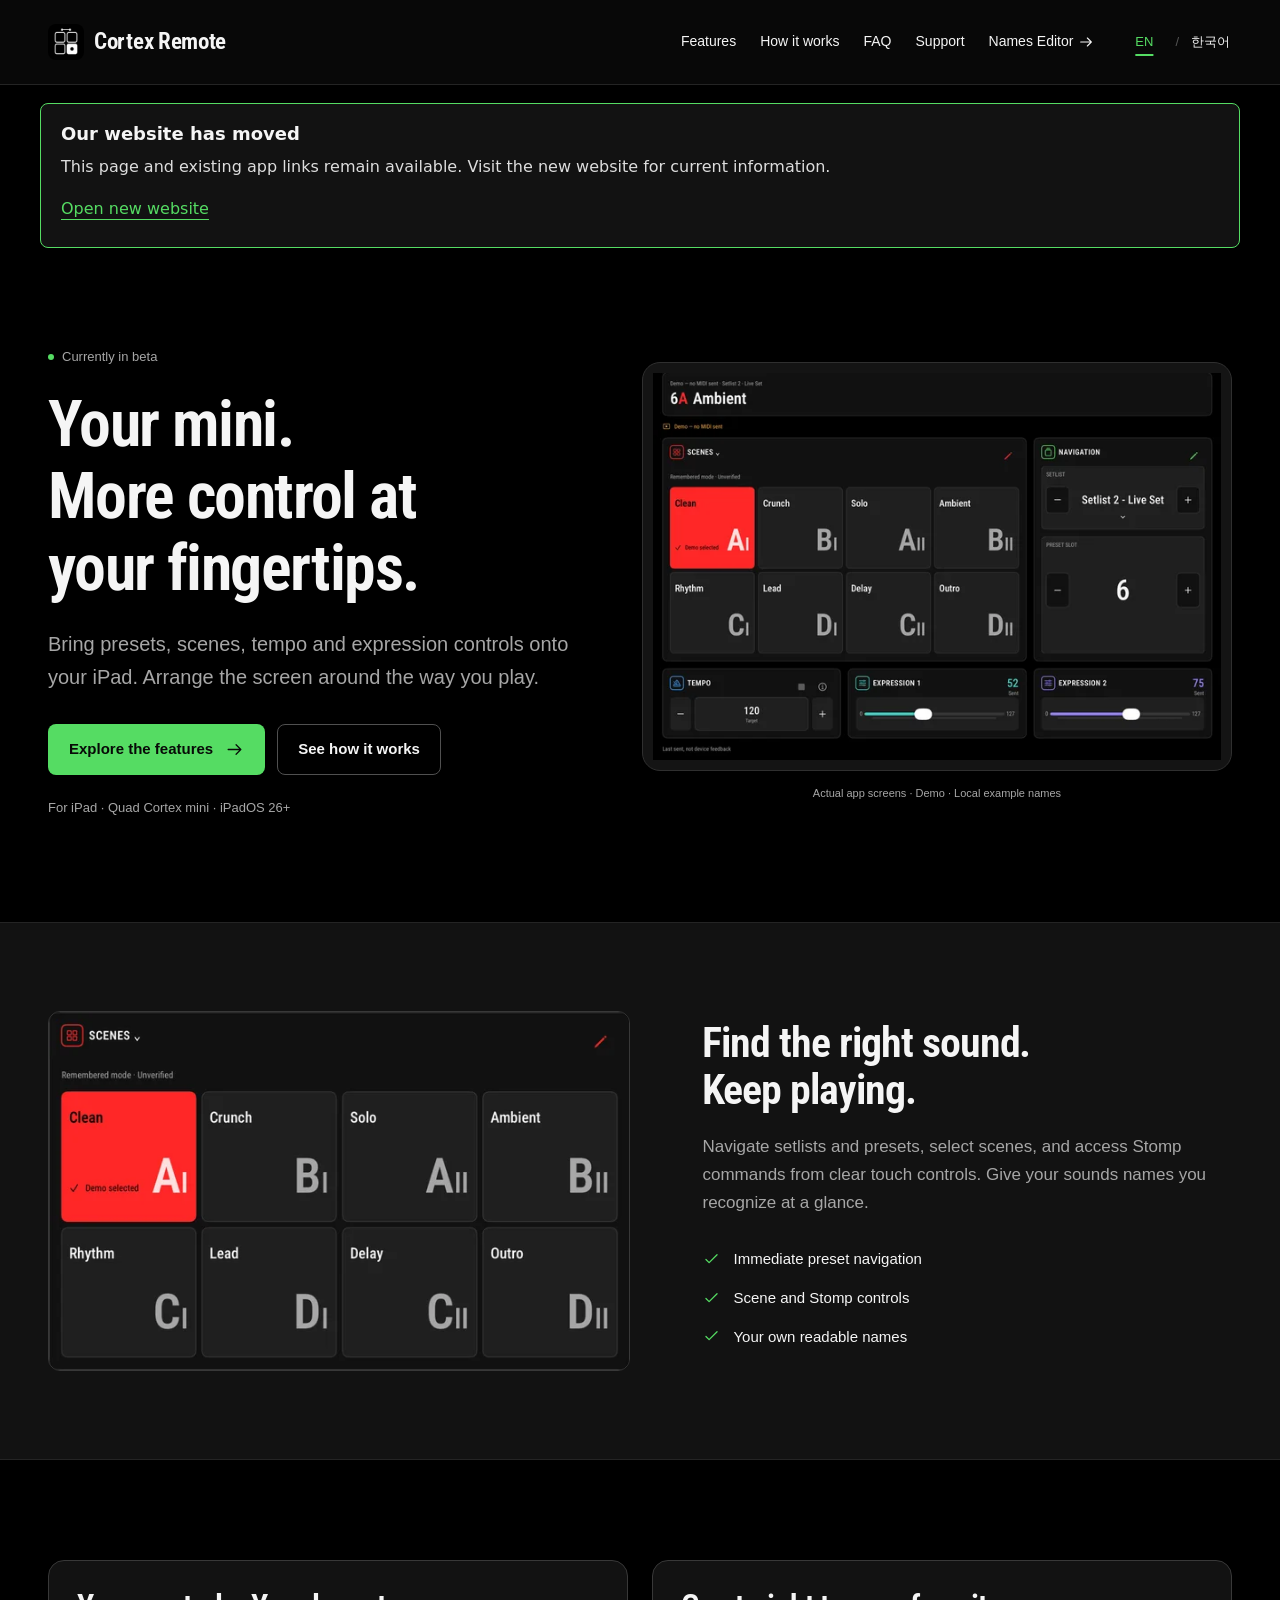
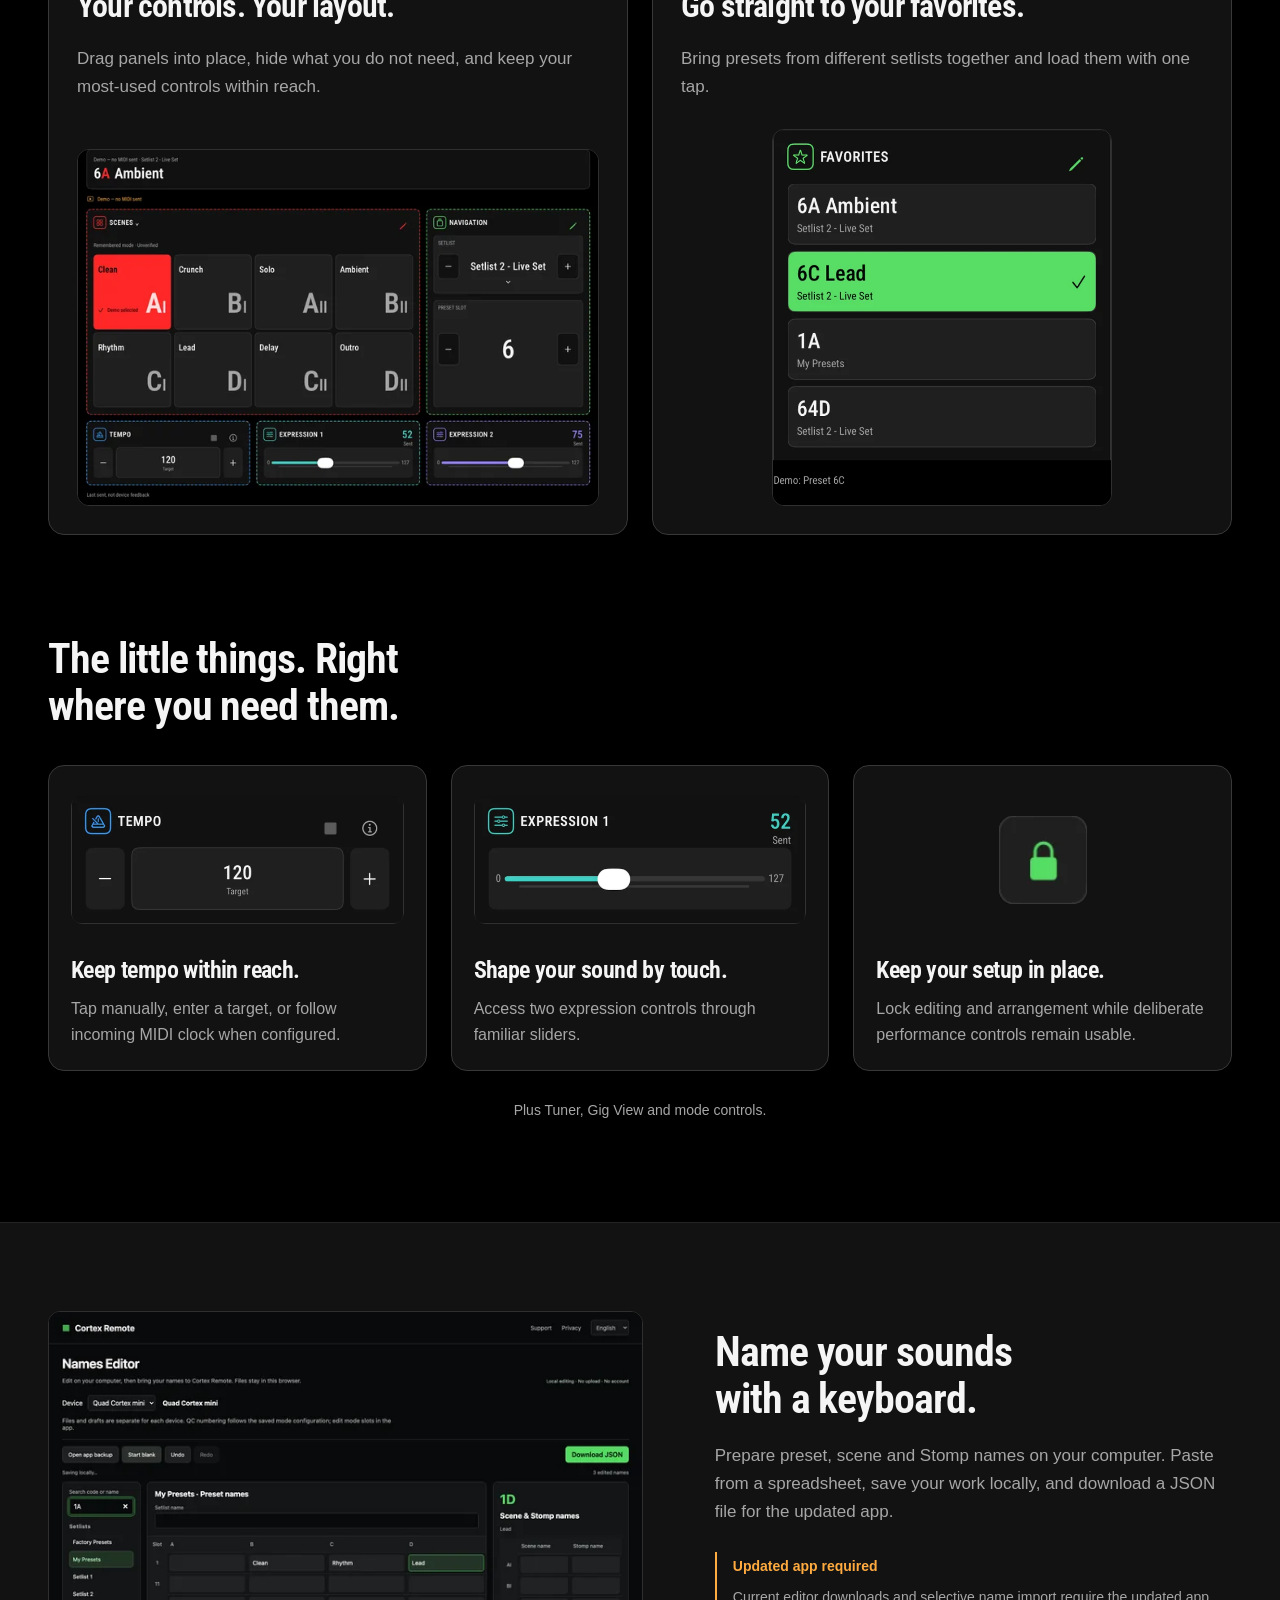
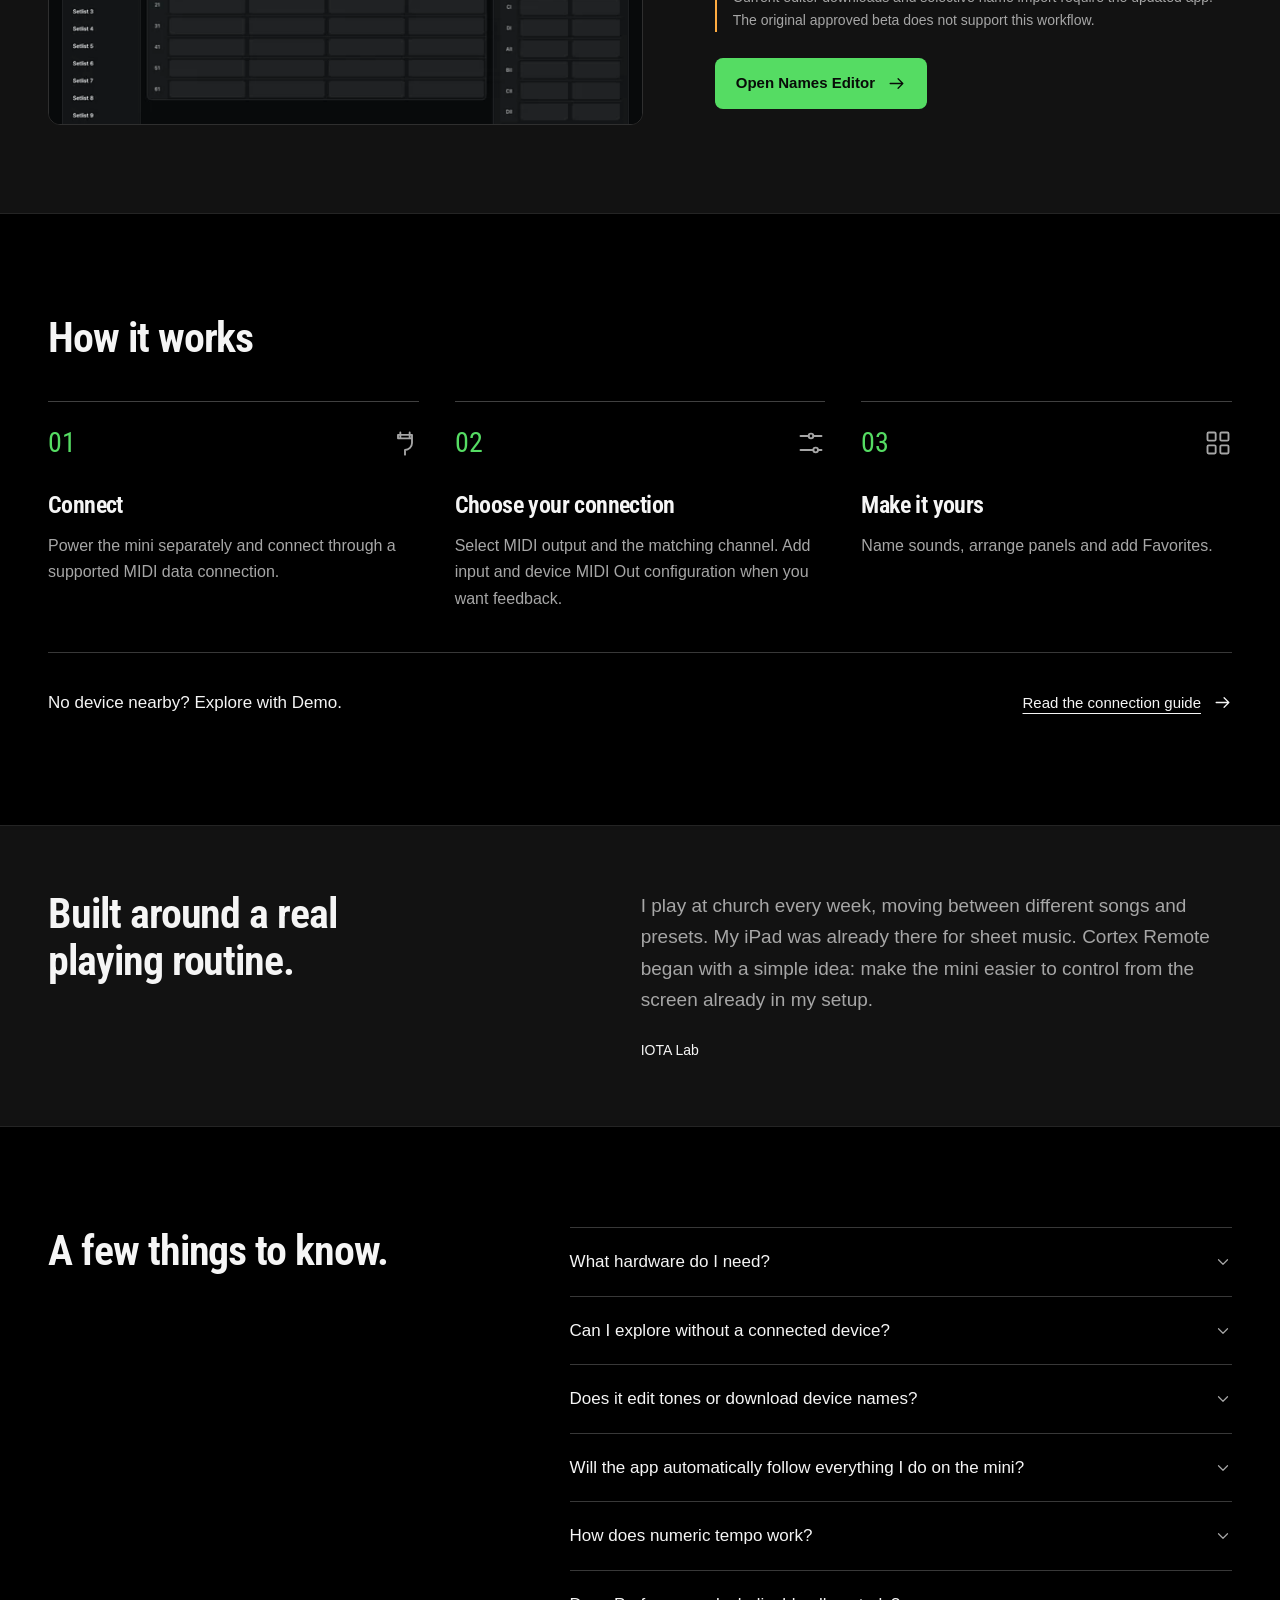
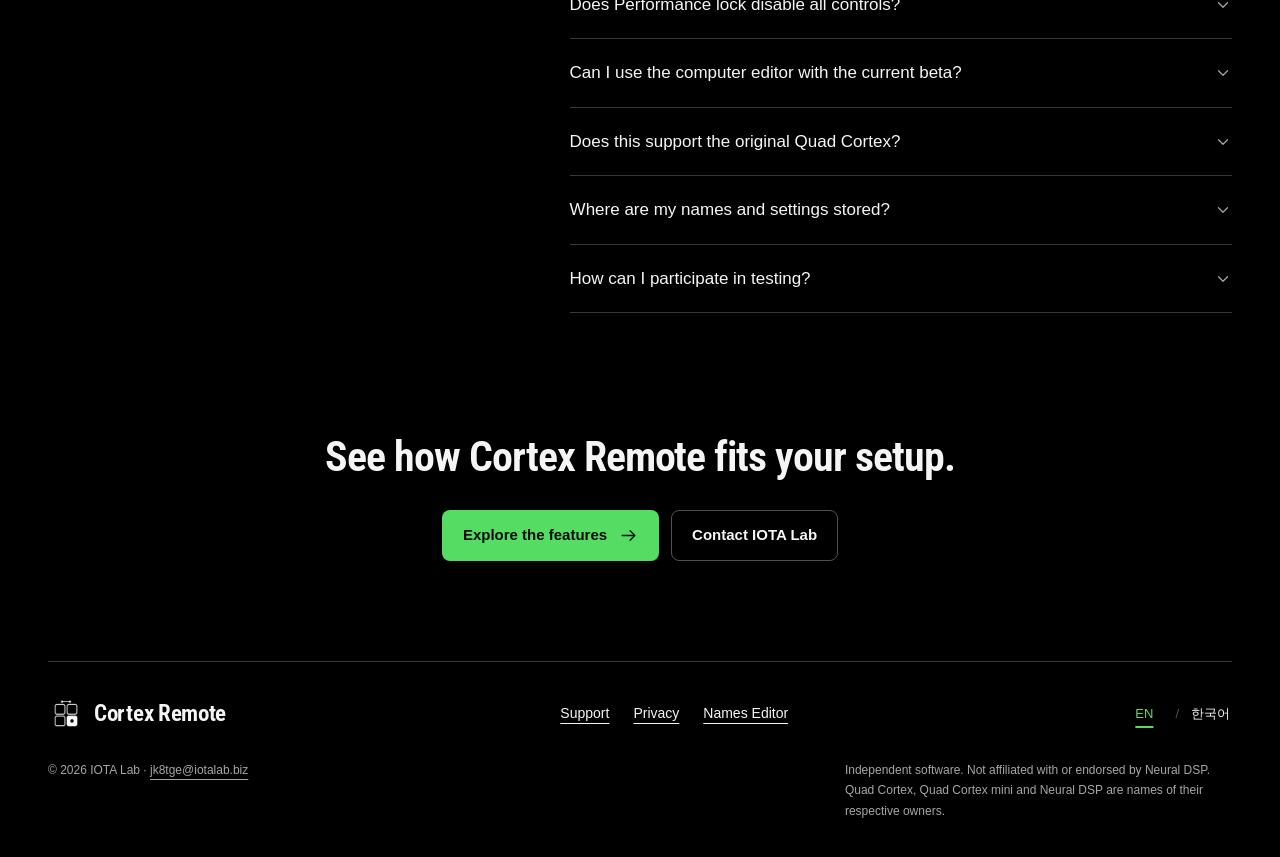
<file: index.html>
<!doctype html>
<html lang="en"><head><meta charset="utf-8"><meta name="viewport" content="width=device-width, initial-scale=1"><meta name="color-scheme" content="dark"><title>Cortex Remote — Your mini. More control.</title><meta name="description" content="An independent iPad MIDI controller for Quad Cortex mini. Explore preset and scene controls, Favorites, custom layouts, tempo and expression."><link rel="canonical" href="https://jk8tge-iota.github.io/cortex-remote-support/"><link rel="alternate" hreflang="en" href="https://jk8tge-iota.github.io/cortex-remote-support/"><link rel="alternate" hreflang="ko" href="https://jk8tge-iota.github.io/cortex-remote-support/ko/"><link rel="alternate" hreflang="x-default" href="https://jk8tge-iota.github.io/cortex-remote-support/"><meta property="og:type" content="website"><meta property="og:site_name" content="Cortex Remote"><meta property="og:title" content="Cortex Remote — Your mini. More control."><meta property="og:description" content="An independent iPad MIDI controller for Quad Cortex mini. Explore preset and scene controls, Favorites, custom layouts, tempo and expression."><meta property="og:url" content="https://jk8tge-iota.github.io/cortex-remote-support/"><meta property="og:locale" content="en_US"><meta property="og:image" content="https://jk8tge-iota.github.io/cortex-remote-support/assets/social-en.png"><meta property="og:image:width" content="1200"><meta property="og:image:height" content="630"><meta property="og:image:alt" content="Your mini. More control at your fingertips."><meta name="twitter:card" content="summary_large_image"><link rel="icon" href="./assets/favicon.png"><link rel="preload" as="font" type="font/woff2" href="./assets/RobotoCondensed.woff2" crossorigin><link rel="stylesheet" href="./promo.css"><script src="./promo.js" defer></script><link rel="stylesheet" href="./migration.css"><script src="./migration.js" defer></script></head><body class="promo"><a class="skip" href="#main">Skip to content</a><header class="site-header"><div class="wrap header-row"><a class="brand" href="./" aria-label="Cortex Remote"><img src="./assets/app-icon.webp" width="36" height="36" alt=""><span>Cortex Remote</span></a><nav class="desktop-nav" aria-label="Menu"><a href="./#features">Features</a><a href="./#how-it-works">How it works</a><a href="./#faq">FAQ</a><a href="./support/">Support</a><a class="nav-editor" href="./names/?lang=en">Names Editor<svg aria-hidden="true" viewBox="0 0 24 24" fill="none" stroke="currentColor" stroke-width="1.6" stroke-linecap="round" stroke-linejoin="round"><path d="M4 12h16m-6-6 6 6-6 6"/></svg></a></nav><div class="languages" aria-label="Language"><a class="language-link" href="./" lang="en" hreflang="en" aria-current="page">EN</a><span aria-hidden="true">/</span><a class="language-link" href="./ko/" lang="ko" hreflang="ko" >한국어</a></div><details class="mobile-menu"><summary>Menu<svg aria-hidden="true" viewBox="0 0 24 24" fill="none" stroke="currentColor" stroke-width="1.6" stroke-linecap="round" stroke-linejoin="round"><path d="m6 9 6 6 6-6"/></svg></summary><nav aria-label="Menu"><a href="./#features">Features</a><a href="./#how-it-works">How it works</a><a href="./#faq">FAQ</a><a href="./support/">Support</a><a class="nav-editor" href="./names/?lang=en">Names Editor<svg aria-hidden="true" viewBox="0 0 24 24" fill="none" stroke="currentColor" stroke-width="1.6" stroke-linecap="round" stroke-linejoin="round"><path d="M4 12h16m-6-6 6 6-6 6"/></svg></a></nav></details></div></header><main id="main"><aside class="migration-notice" data-editor="false" aria-label="Our website has moved"><strong id="migration-title">Our website has moved</strong><p id="migration-copy">This page and existing app links remain available. Visit the new website for current information.</p><a id="migration-link" href="https://www.iotalab.biz/cortex-remote/">Open new website</a></aside>
<section class="wrap hero"><div class="hero-copy"><p class="beta"><span></span>Currently in beta</p><h1>Your mini. More control at your fingertips.</h1><p class="lead">Bring presets, scenes, tempo and expression controls onto your iPad. Arrange the screen around the way you play.</p><div class="actions"><a class="button primary" href="#features">Explore the features<svg aria-hidden="true" viewBox="0 0 24 24" fill="none" stroke="currentColor" stroke-width="1.6" stroke-linecap="round" stroke-linejoin="round"><path d="M4 12h16m-6-6 6 6-6 6"/></svg></a><a class="button secondary" href="#how-it-works">See how it works</a></div><p class="requirements">For iPad · Quad Cortex mini · iPadOS 26+</p></div><figure class="hero-media"><a class="image-link " href="./assets/en-hero.png" aria-label="View full-size screenshot: Cortex Remote in Demo with named Mini scenes, preset navigation, tempo and expression sliders."><picture><source type="image/webp" srcset="./assets/en-hero-640.webp 640w, ./assets/en-hero-1200.webp 1200w" sizes="(max-width:767px) calc(100vw - 40px), (max-width:1099px) 80vw, 600px"><img src="./assets/en-hero.png" alt="Cortex Remote in Demo with named Mini scenes, preset navigation, tempo and expression sliders." fetchpriority="high" decoding="async" width="2230" height="1520"></picture></a><figcaption>Actual app screens · Demo · Local example names</figcaption></figure></section>
<section id="features" class="feature-band"><div class="wrap feature-split"><a class="image-link scene-image" href="./assets/en-scenes.png" aria-label="View full-size screenshot: Mini scene buttons with local names including Clean, Rhythm, Lead and Ambient."><picture><source type="image/webp" srcset="./assets/en-scenes-640.webp 640w, ./assets/en-scenes-1200.webp 1200w" sizes="(max-width:767px) calc(100vw - 40px), (max-width:1099px) 80vw, 600px"><img src="./assets/en-scenes.png" alt="Mini scene buttons with local names including Clean, Rhythm, Lead and Ambient." loading="lazy" decoding="async" width="1428" height="879"></picture></a><div><h2>Find the right sound. Keep playing.</h2><p>Navigate setlists and presets, select scenes, and access Stomp commands from clear touch controls. Give your sounds names you recognize at a glance.</p><ul class="feature-points"><li><svg aria-hidden="true" viewBox="0 0 24 24" fill="none" stroke="currentColor" stroke-width="1.6" stroke-linecap="round" stroke-linejoin="round"><path d="m5 12 4 4L19 6"/></svg>Immediate preset navigation</li><li><svg aria-hidden="true" viewBox="0 0 24 24" fill="none" stroke="currentColor" stroke-width="1.6" stroke-linecap="round" stroke-linejoin="round"><path d="m5 12 4 4L19 6"/></svg>Scene and Stomp controls</li><li><svg aria-hidden="true" viewBox="0 0 24 24" fill="none" stroke="currentColor" stroke-width="1.6" stroke-linecap="round" stroke-linejoin="round"><path d="m5 12 4 4L19 6"/></svg>Your own readable names</li></ul></div></div></section>
<section class="wrap section"><div class="duo"><article class="feature-card arrangement"><h2>Your controls. Your layout.</h2><p>Drag panels into place, hide what you do not need, and keep your most-used controls within reach.</p><a class="image-link " href="./assets/en-arrange.png" aria-label="View full-size screenshot: Cortex Remote in Arrange mode with outlines around draggable panels."><picture><source type="image/webp" srcset="./assets/en-arrange-640.webp 640w, ./assets/en-arrange-1200.webp 1200w" sizes="(max-width:767px) calc(100vw - 40px), (max-width:1099px) 80vw, 600px"><img src="./assets/en-arrange.png" alt="Cortex Remote in Arrange mode with outlines around draggable panels." loading="lazy" decoding="async" width="2230" height="1520"></picture></a></article><article class="feature-card favorites"><h2>Go straight to your favorites.</h2><p>Bring presets from different setlists together and load them with one tap.</p><a class="image-link " href="./assets/en-favorites.png" aria-label="View full-size screenshot: Favorites panel with named presets and a green selected preset."><picture><source type="image/webp" srcset="./assets/en-favorites-640.webp 640w, ./assets/en-favorites-1200.webp 1200w" sizes="(max-width:767px) calc(100vw - 40px), (max-width:1099px) 80vw, 600px"><img src="./assets/en-favorites.png" alt="Favorites panel with named presets and a green selected preset." loading="lazy" decoding="async" width="701" height="778"></picture></a></article></div></section>
<section class="wrap section tools"><h2>The little things. Right where you need them.</h2><div class="tool-grid"><article class="tool-card tempo"><div class="tool-image"><a class="image-link " href="./assets/en-tempo.png" aria-label="View full-size screenshot: Tempo panel with the BPM value between decrease and increase controls."><picture><source type="image/webp" srcset="./assets/en-tempo-640.webp 640w, ./assets/en-tempo-1200.webp 1200w" sizes="(max-width:767px) calc(100vw - 40px), (max-width:1099px) 80vw, 600px"><img src="./assets/en-tempo.png" alt="Tempo panel with the BPM value between decrease and increase controls." loading="lazy" decoding="async" width="701" height="272"></picture></a></div><h3>Keep tempo within reach.</h3><p>Tap manually, enter a target, or follow incoming MIDI clock when configured.</p></article><article class="tool-card expression"><div class="tool-image"><a class="image-link " href="./assets/en-expression.png" aria-label="View full-size screenshot: Expression slider showing a locally submitted Demo value."><picture><source type="image/webp" srcset="./assets/en-expression-640.webp 640w, ./assets/en-expression-1200.webp 1200w" sizes="(max-width:767px) calc(100vw - 40px), (max-width:1099px) 80vw, 600px"><img src="./assets/en-expression.png" alt="Expression slider showing a locally submitted Demo value." loading="lazy" decoding="async" width="701" height="272"></picture></a></div><h3>Shape your sound by touch.</h3><p>Access two expression controls through familiar sliders.</p></article><article class="tool-card lock"><div class="tool-image"><a class="image-link " href="./assets/en-lock.png" aria-label="View full-size screenshot: The app's locked performance header control."><picture><source type="image/webp" srcset="./assets/en-lock-640.webp 640w, ./assets/en-lock-1200.webp 1200w" sizes="(max-width:767px) calc(100vw - 40px), (max-width:1099px) 80vw, 600px"><img src="./assets/en-lock.png" alt="The app's locked performance header control." loading="lazy" decoding="async" width="82" height="82"></picture></a></div><h3>Keep your setup in place.</h3><p>Lock editing and arrangement while deliberate performance controls remain usable.</p></article></div><p class="extras">Plus Tuner, Gig View and mode controls.</p></section>
<section class="feature-band editor-section"><div class="wrap feature-split"><a class="image-link editor-image" href="./assets/en-editor.png" aria-label="View full-size screenshot: Desktop Names Editor showing the Mini preset table and scene and Stomp names."><picture><source type="image/webp" srcset="./assets/en-editor-640.webp 640w, ./assets/en-editor-1200.webp 1200w" sizes="(max-width:767px) calc(100vw - 40px), (max-width:1099px) 80vw, 600px"><img src="./assets/en-editor.png" alt="Desktop Names Editor showing the Mini preset table and scene and Stomp names." loading="lazy" decoding="async" width="1440" height="1000"></picture></a><div><h2>Name your sounds with a keyboard.</h2><p>Prepare preset, scene and Stomp names on your computer. Paste from a spreadsheet, save your work locally, and download a JSON file for the updated app.</p><aside class="compatibility"><strong>Updated app required</strong><p>Current editor downloads and selective name import require the updated app. The original approved beta does not support this workflow.</p></aside><a class="button primary" href="./names/?lang=en">Open Names Editor<svg aria-hidden="true" viewBox="0 0 24 24" fill="none" stroke="currentColor" stroke-width="1.6" stroke-linecap="round" stroke-linejoin="round"><path d="M4 12h16m-6-6 6 6-6 6"/></svg></a></div></div></section>
<section id="how-it-works" class="wrap section how"><h2>How it works</h2><ol class="steps"><li><div class="step-mark"><span>01</span><svg aria-hidden="true" viewBox="0 0 24 24" fill="none" stroke="currentColor" stroke-width="1.6" stroke-linecap="round" stroke-linejoin="round"><path d="M8 3v5m8-5v5M6 8h12v4a6 6 0 0 1-6 6v4M6 8V5h12v3"/></svg></div><h3>Connect</h3><p>Power the mini separately and connect through a supported MIDI data connection.</p></li><li><div class="step-mark"><span>02</span><svg aria-hidden="true" viewBox="0 0 24 24" fill="none" stroke="currentColor" stroke-width="1.6" stroke-linecap="round" stroke-linejoin="round"><path d="M3 6h7m4 0h7M3 18h11m4 0h3"/><circle cx="12" cy="6" r="2"/><circle cx="16" cy="18" r="2"/></svg></div><h3>Choose your connection</h3><p>Select MIDI output and the matching channel. Add input and device MIDI Out configuration when you want feedback.</p></li><li><div class="step-mark"><span>03</span><svg aria-hidden="true" viewBox="0 0 24 24" fill="none" stroke="currentColor" stroke-width="1.6" stroke-linecap="round" stroke-linejoin="round"><rect x="3" y="3" width="7" height="7" rx="1"/><rect x="14" y="3" width="7" height="7" rx="1"/><rect x="3" y="14" width="7" height="7" rx="1"/><rect x="14" y="14" width="7" height="7" rx="1"/></svg></div><h3>Make it yours</h3><p>Name sounds, arrange panels and add Favorites.</p></li></ol><div class="setup-note"><p>No device nearby? Explore with Demo.</p><a href="./support/">Read the connection guide<svg aria-hidden="true" viewBox="0 0 24 24" fill="none" stroke="currentColor" stroke-width="1.6" stroke-linecap="round" stroke-linejoin="round"><path d="M4 12h16m-6-6 6 6-6 6"/></svg></a></div></section>
<section class="story-band"><div class="wrap story"><h2>Built around a real playing routine.</h2><div><p>I play at church every week, moving between different songs and presets. My iPad was already there for sheet music. Cortex Remote began with a simple idea: make the mini easier to control from the screen already in my setup.</p><span class="byline">IOTA Lab</span></div></div></section>
<section id="faq" class="wrap section faq"><h2>A few things to know.</h2><div><details><summary>What hardware do I need?<svg aria-hidden="true" viewBox="0 0 24 24" fill="none" stroke="currentColor" stroke-width="1.6" stroke-linecap="round" stroke-linejoin="round"><path d="m6 9 6 6 6-6"/></svg></summary><p>An iPad running iPadOS 26.0 or later and a separately powered Quad Cortex mini. Use a compatible data connection, such as a USB-C data cable with any adapter required for your iPad. Select the MIDI output and match the device's input channel.</p></details><details><summary>Can I explore without a connected device?<svg aria-hidden="true" viewBox="0 0 24 24" fill="none" stroke="currentColor" stroke-width="1.6" stroke-linecap="round" stroke-linejoin="round"><path d="m6 9 6 6 6-6"/></svg></summary><p>Yes. Demo lets you explore the interface without transmitting MIDI to hardware. The screenshots on this page use Demo.</p></details><details><summary>Does it edit tones or download device names?<svg aria-hidden="true" viewBox="0 0 24 24" fill="none" stroke="currentColor" stroke-width="1.6" stroke-linecap="round" stroke-linejoin="round"><path d="m6 9 6 6 6-6"/></svg></summary><p>No. This is a performance controller, not a tone editor. Preset, scene and Stomp names are local labels you enter in the app; they are not downloaded from the mini.</p></details><details><summary>Will the app automatically follow everything I do on the mini?<svg aria-hidden="true" viewBox="0 0 24 24" fill="none" stroke="currentColor" stroke-width="1.6" stroke-linecap="round" stroke-linejoin="round"><path d="m6 9 6 6 6-6"/></svg></summary><p>Not automatically. Tempo following requires MIDI Clock Out on the device and input selection in the app. Preset, scene and expression feedback needs matching MIDI Out assignments on the mini. Unconfigured changes may remain unknown; a sent command is not hardware acknowledgement.</p></details><details><summary>How does numeric tempo work?<svg aria-hidden="true" viewBox="0 0 24 24" fill="none" stroke="currentColor" stroke-width="1.6" stroke-linecap="round" stroke-linejoin="round"><path d="m6 9 6 6 6-6"/></svg></summary><p>Entering a target or using the tempo −/+ controls sends four timed tap commands once. This is not direct numeric BPM programming. Target, local estimate and incoming clock are identified separately. Tuner Open/Close controls the device screen; the app does not show tuning pitch.</p></details><details><summary>Does Performance lock disable all controls?<svg aria-hidden="true" viewBox="0 0 24 24" fill="none" stroke="currentColor" stroke-width="1.6" stroke-linecap="round" stroke-linejoin="round"><path d="m6 9 6 6 6-6"/></svg></summary><p>No. It protects editing, arrangement, navigation swipes and numeric editors. Deliberate preset, scene, Stomp, tempo and expression controls remain usable. Tap to lock; hold for one second to unlock.</p></details><details><summary>Can I use the computer editor with the current beta?<svg aria-hidden="true" viewBox="0 0 24 24" fill="none" stroke="currentColor" stroke-width="1.6" stroke-linecap="round" stroke-linejoin="round"><path d="m6 9 6 6 6-6"/></svg></summary><p>The editor is live, but its current downloads and selective name import require the updated app. The original approved beta does not support this workflow. Keep a backup and wait for an app build that explicitly includes this compatibility.</p></details><details><summary>Does this support the original Quad Cortex?<svg aria-hidden="true" viewBox="0 0 24 24" fill="none" stroke="currentColor" stroke-width="1.6" stroke-linecap="round" stroke-linejoin="round"><path d="m6 9 6 6 6-6"/></svg></summary><p>A separate original Quad Cortex profile with A–H and Hybrid presentation is in development. It is Demo only: original-QC live MIDI remains disabled pending physical acceptance. This page's main app features describe Quad Cortex mini.</p></details><details><summary>Where are my names and settings stored?<svg aria-hidden="true" viewBox="0 0 24 24" fill="none" stroke="currentColor" stroke-width="1.6" stroke-linecap="round" stroke-linejoin="round"><path d="m6 9 6 6 6-6"/></svg></summary><p>App settings and names stay on your iPad unless you choose to export or share them. There are no app accounts, advertising or developer-operated analytics. The Names Editor processes files in your browser and saves a local draft; clear that draft on shared computers.</p></details><details><summary>How can I participate in testing?<svg aria-hidden="true" viewBox="0 0 24 24" fill="none" stroke="currentColor" stroke-width="1.6" stroke-linecap="round" stroke-linejoin="round"><path d="m6 9 6 6 6-6"/></svg></summary><p>Cortex Remote is currently in TestFlight beta. Contact IOTA Lab at jk8tge@iotalab.biz to ask about participation. TestFlight is Apple's app for installing beta versions. There is no public App Store download listed on this page.</p></details></div></section>
<section class="wrap closing"><h2>See how Cortex Remote fits your setup.</h2><div class="actions"><a class="button primary" href="#features">Explore the features<svg aria-hidden="true" viewBox="0 0 24 24" fill="none" stroke="currentColor" stroke-width="1.6" stroke-linecap="round" stroke-linejoin="round"><path d="M4 12h16m-6-6 6 6-6 6"/></svg></a><a class="button secondary" href="mailto:jk8tge@iotalab.biz?subject=Cortex%20Remote">Contact IOTA Lab</a></div></section></main><footer class="wrap site-footer"><div class="footer-top"><a class="brand" href="./" aria-label="Cortex Remote"><img src="./assets/app-icon.webp" width="36" height="36" alt=""><span>Cortex Remote</span></a><nav aria-label="Footer"><a href="./support/">Support</a><a href="./privacy/">Privacy</a><a href="./names/?lang=en">Names Editor</a></nav><div class="languages" aria-label="Language"><a class="language-link" href="./" lang="en" hreflang="en" aria-current="page">EN</a><span aria-hidden="true">/</span><a class="language-link" href="./ko/" lang="ko" hreflang="ko" >한국어</a></div></div><div class="footer-bottom"><p>© 2026 IOTA Lab · <a href="mailto:jk8tge@iotalab.biz">jk8tge@iotalab.biz</a></p><p>Independent software. Not affiliated with or endorsed by Neural DSP. Quad Cortex, Quad Cortex mini and Neural DSP are names of their respective owners.</p></div></footer></body></html>
</file>
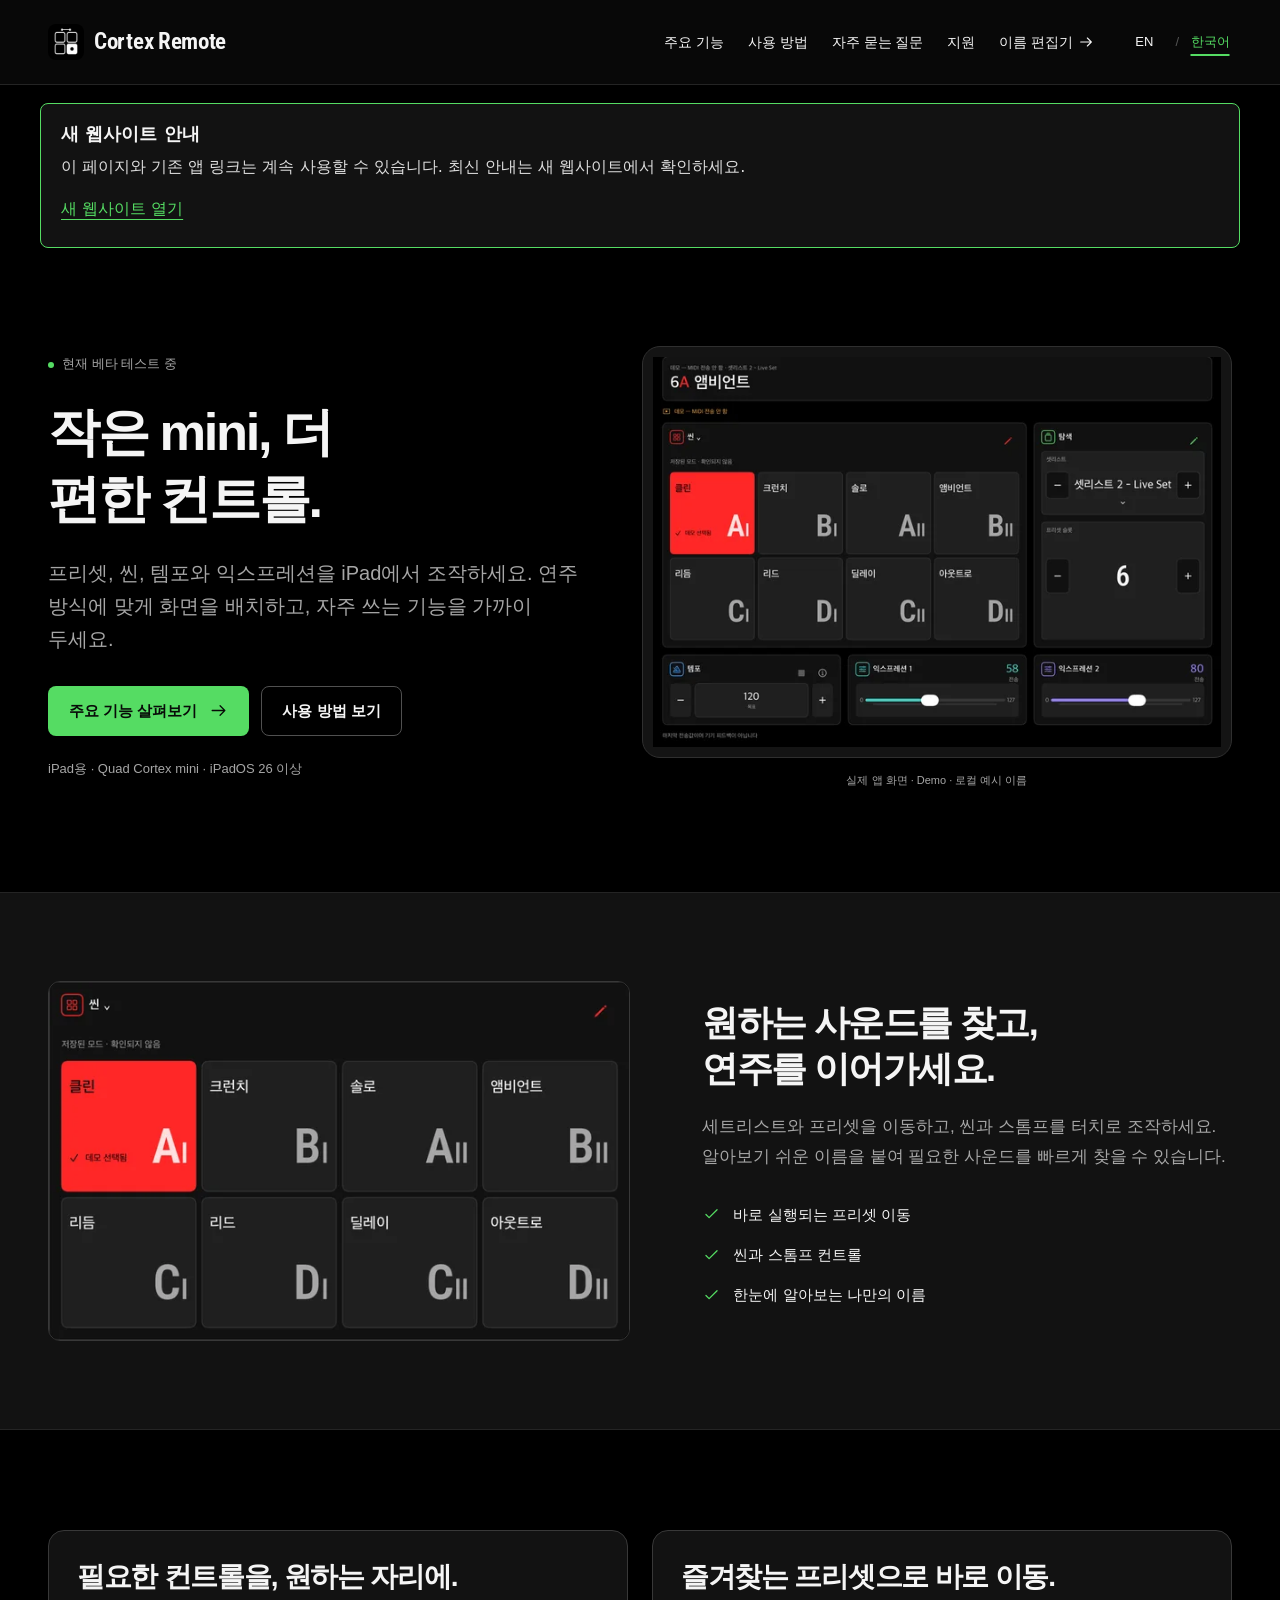
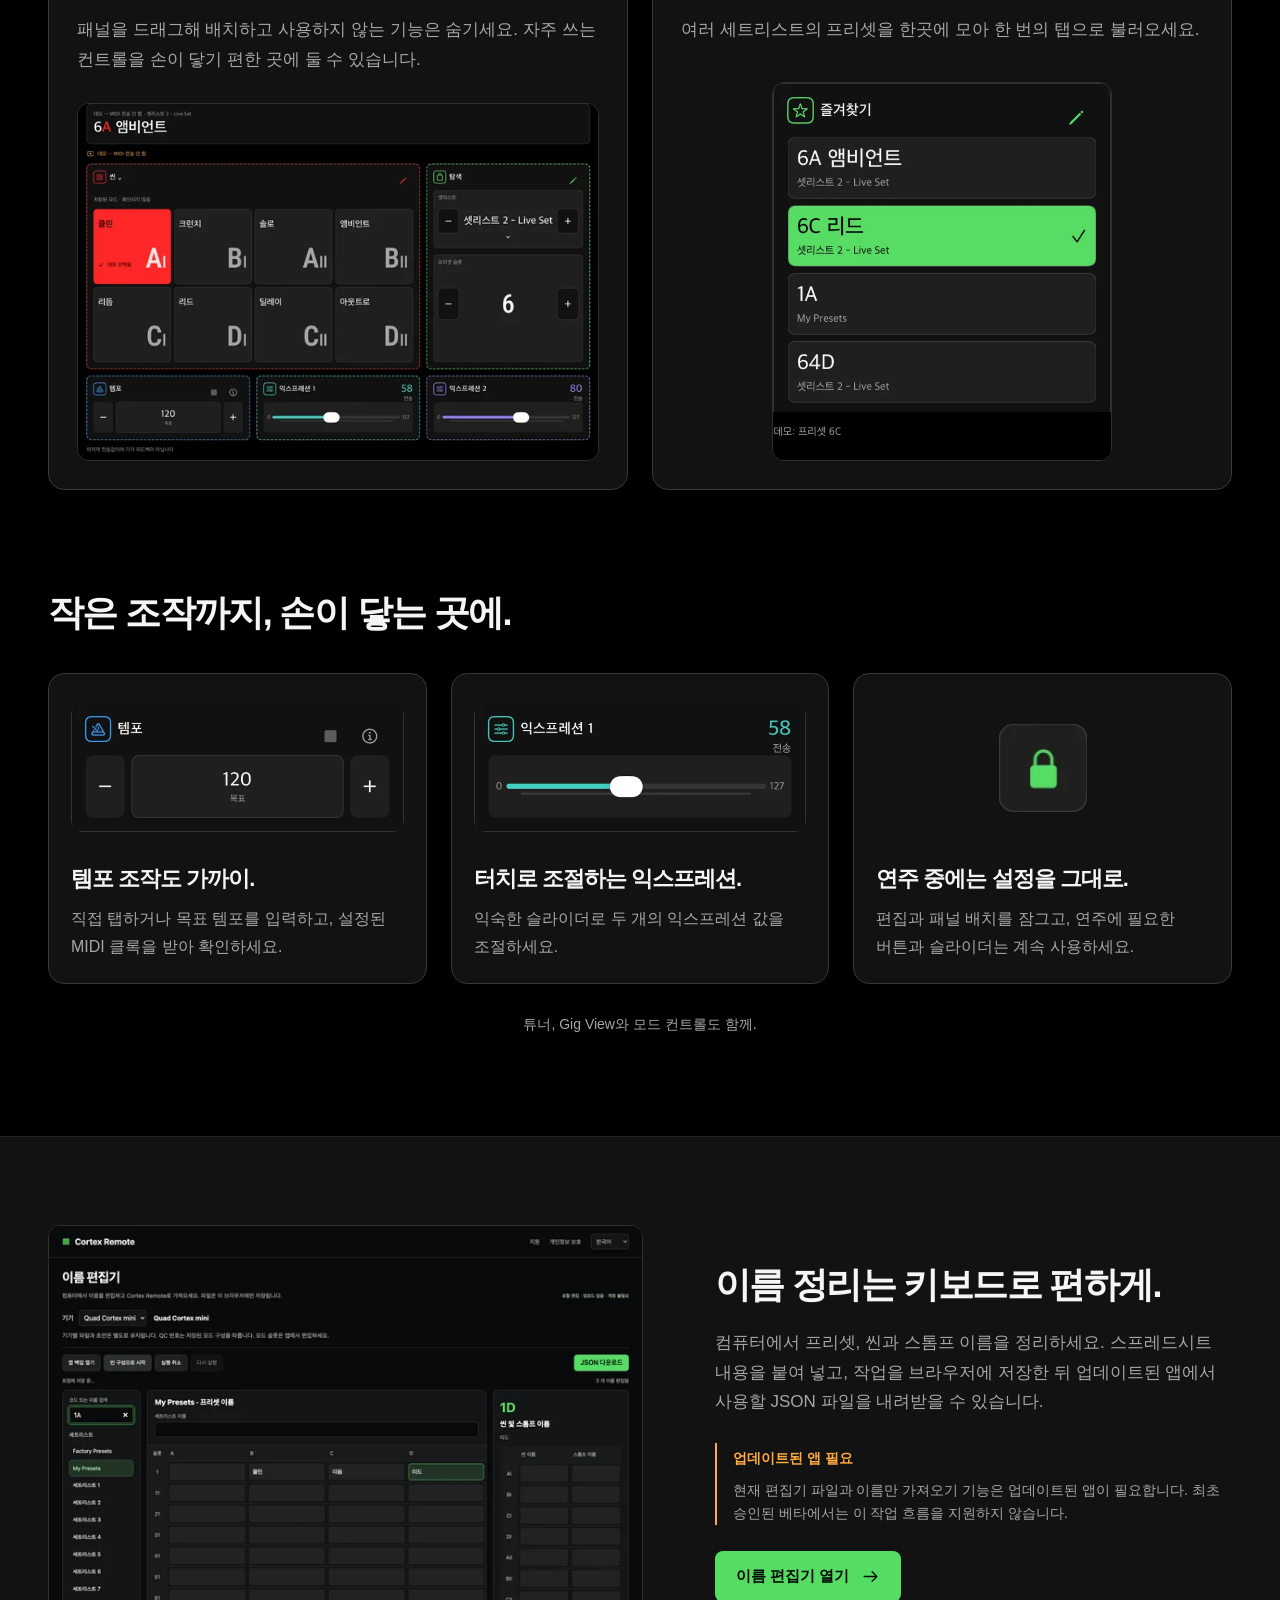
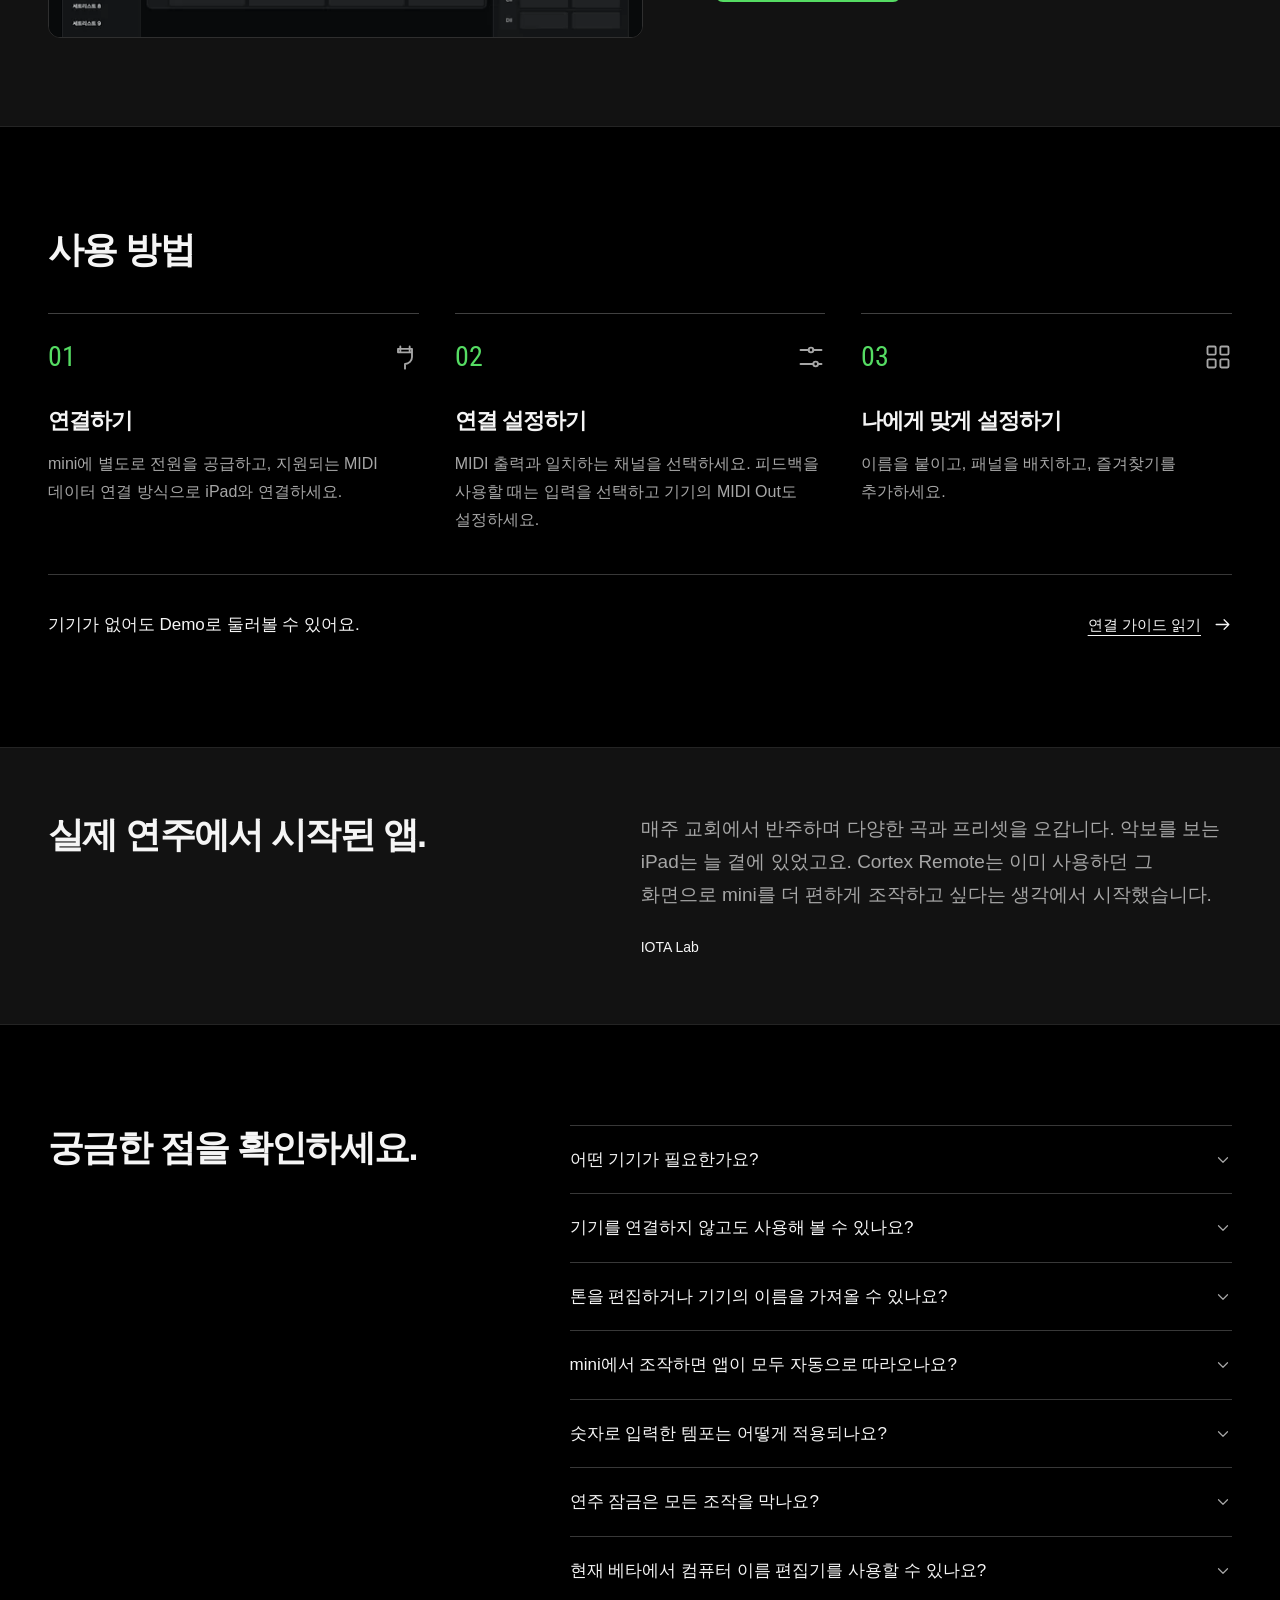
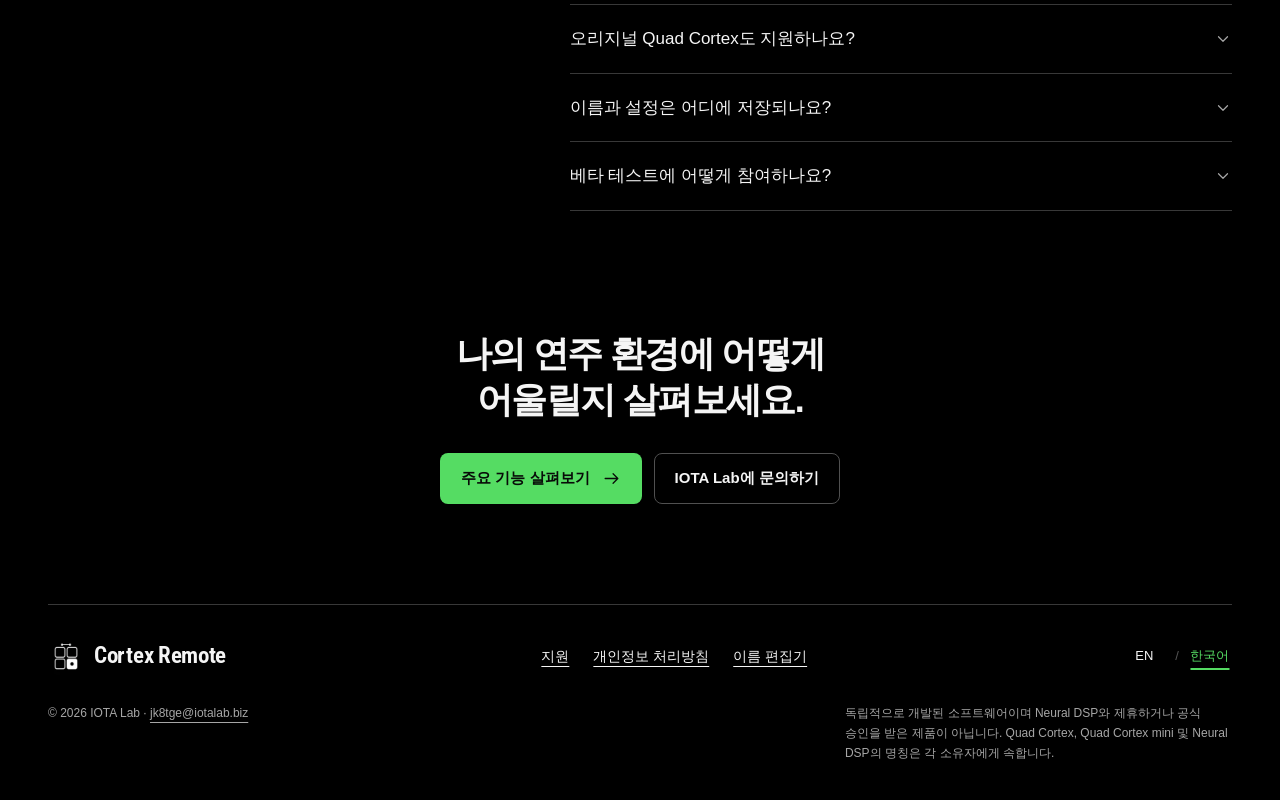
<file: ko/index.html>
<!doctype html>
<html lang="ko"><head><meta charset="utf-8"><meta name="viewport" content="width=device-width, initial-scale=1"><meta name="color-scheme" content="dark"><title>Cortex Remote — 작은 mini, 더 편한 컨트롤.</title><meta name="description" content="Quad Cortex mini를 위한 독립 iPad MIDI 컨트롤러. 프리셋과 씬 조작, 즐겨찾기, 맞춤 패널 배치, 템포와 익스프레션 기능을 살펴보세요."><link rel="canonical" href="https://jk8tge-iota.github.io/cortex-remote-support/ko/"><link rel="alternate" hreflang="en" href="https://jk8tge-iota.github.io/cortex-remote-support/"><link rel="alternate" hreflang="ko" href="https://jk8tge-iota.github.io/cortex-remote-support/ko/"><link rel="alternate" hreflang="x-default" href="https://jk8tge-iota.github.io/cortex-remote-support/"><meta property="og:type" content="website"><meta property="og:site_name" content="Cortex Remote"><meta property="og:title" content="Cortex Remote — 작은 mini, 더 편한 컨트롤."><meta property="og:description" content="Quad Cortex mini를 위한 독립 iPad MIDI 컨트롤러. 프리셋과 씬 조작, 즐겨찾기, 맞춤 패널 배치, 템포와 익스프레션 기능을 살펴보세요."><meta property="og:url" content="https://jk8tge-iota.github.io/cortex-remote-support/ko/"><meta property="og:locale" content="ko_KR"><meta property="og:image" content="https://jk8tge-iota.github.io/cortex-remote-support/assets/social-ko.png"><meta property="og:image:width" content="1200"><meta property="og:image:height" content="630"><meta property="og:image:alt" content="작은 mini, 더 편한 컨트롤."><meta name="twitter:card" content="summary_large_image"><link rel="icon" href="../assets/favicon.png"><link rel="preload" as="font" type="font/woff2" href="../assets/RobotoCondensed.woff2" crossorigin><link rel="stylesheet" href="../promo.css"><script src="../promo.js" defer></script><link rel="stylesheet" href="../migration.css"><script src="../migration.js" defer></script></head><body class="promo"><a class="skip" href="#main">본문으로 건너뛰기</a><header class="site-header"><div class="wrap header-row"><a class="brand" href="../ko/" aria-label="Cortex Remote"><img src="../assets/app-icon.webp" width="36" height="36" alt=""><span>Cortex Remote</span></a><nav class="desktop-nav" aria-label="메뉴"><a href="../ko/#features">주요 기능</a><a href="../ko/#how-it-works">사용 방법</a><a href="../ko/#faq">자주 묻는 질문</a><a href="../ko/support/">지원</a><a class="nav-editor" href="../names/?lang=ko">이름 편집기<svg aria-hidden="true" viewBox="0 0 24 24" fill="none" stroke="currentColor" stroke-width="1.6" stroke-linecap="round" stroke-linejoin="round"><path d="M4 12h16m-6-6 6 6-6 6"/></svg></a></nav><div class="languages" aria-label="언어"><a class="language-link" href="../" lang="en" hreflang="en" >EN</a><span aria-hidden="true">/</span><a class="language-link" href="../ko/" lang="ko" hreflang="ko" aria-current="page">한국어</a></div><details class="mobile-menu"><summary>메뉴<svg aria-hidden="true" viewBox="0 0 24 24" fill="none" stroke="currentColor" stroke-width="1.6" stroke-linecap="round" stroke-linejoin="round"><path d="m6 9 6 6 6-6"/></svg></summary><nav aria-label="메뉴"><a href="../ko/#features">주요 기능</a><a href="../ko/#how-it-works">사용 방법</a><a href="../ko/#faq">자주 묻는 질문</a><a href="../ko/support/">지원</a><a class="nav-editor" href="../names/?lang=ko">이름 편집기<svg aria-hidden="true" viewBox="0 0 24 24" fill="none" stroke="currentColor" stroke-width="1.6" stroke-linecap="round" stroke-linejoin="round"><path d="M4 12h16m-6-6 6 6-6 6"/></svg></a></nav></details></div></header><main id="main"><aside class="migration-notice" data-editor="false" aria-label="새 웹사이트 안내"><strong id="migration-title">새 웹사이트 안내</strong><p id="migration-copy">이 페이지와 기존 앱 링크는 계속 사용할 수 있습니다. 최신 안내는 새 웹사이트에서 확인하세요.</p><a id="migration-link" href="https://www.iotalab.biz/cortex-remote/ko/">새 웹사이트 열기</a></aside>
<section class="wrap hero"><div class="hero-copy"><p class="beta"><span></span>현재 베타 테스트 중</p><h1>작은 mini, 더 편한 컨트롤.</h1><p class="lead">프리셋, 씬, 템포와 익스프레션을 iPad에서 조작하세요. 연주 방식에 맞게 화면을 배치하고, 자주 쓰는 기능을 가까이 두세요.</p><div class="actions"><a class="button primary" href="#features">주요 기능 살펴보기<svg aria-hidden="true" viewBox="0 0 24 24" fill="none" stroke="currentColor" stroke-width="1.6" stroke-linecap="round" stroke-linejoin="round"><path d="M4 12h16m-6-6 6 6-6 6"/></svg></a><a class="button secondary" href="#how-it-works">사용 방법 보기</a></div><p class="requirements">iPad용 · Quad Cortex mini · iPadOS 26 이상</p></div><figure class="hero-media"><a class="image-link " href="../assets/ko-hero.png" aria-label="스크린샷 원본 보기: 이름이 설정된 Mini 씬, 프리셋 이동, 템포와 익스프레션 슬라이더가 보이는 Cortex Remote Demo 화면."><picture><source type="image/webp" srcset="../assets/ko-hero-640.webp 640w, ../assets/ko-hero-1200.webp 1200w" sizes="(max-width:767px) calc(100vw - 40px), (max-width:1099px) 80vw, 600px"><img src="../assets/ko-hero.png" alt="이름이 설정된 Mini 씬, 프리셋 이동, 템포와 익스프레션 슬라이더가 보이는 Cortex Remote Demo 화면." fetchpriority="high" decoding="async" width="2230" height="1528"></picture></a><figcaption>실제 앱 화면 · Demo · 로컬 예시 이름</figcaption></figure></section>
<section id="features" class="feature-band"><div class="wrap feature-split"><a class="image-link scene-image" href="../assets/ko-scenes.png" aria-label="스크린샷 원본 보기: 클린, 리듬, 리드, 앰비언트 등의 이름이 표시된 Mini 씬 버튼."><picture><source type="image/webp" srcset="../assets/ko-scenes-640.webp 640w, ../assets/ko-scenes-1200.webp 1200w" sizes="(max-width:767px) calc(100vw - 40px), (max-width:1099px) 80vw, 600px"><img src="../assets/ko-scenes.png" alt="클린, 리듬, 리드, 앰비언트 등의 이름이 표시된 Mini 씬 버튼." loading="lazy" decoding="async" width="1428" height="882"></picture></a><div><h2>원하는 사운드를 찾고, 연주를 이어가세요.</h2><p>세트리스트와 프리셋을 이동하고, 씬과 스톰프를 터치로 조작하세요. 알아보기 쉬운 이름을 붙여 필요한 사운드를 빠르게 찾을 수 있습니다.</p><ul class="feature-points"><li><svg aria-hidden="true" viewBox="0 0 24 24" fill="none" stroke="currentColor" stroke-width="1.6" stroke-linecap="round" stroke-linejoin="round"><path d="m5 12 4 4L19 6"/></svg>바로 실행되는 프리셋 이동</li><li><svg aria-hidden="true" viewBox="0 0 24 24" fill="none" stroke="currentColor" stroke-width="1.6" stroke-linecap="round" stroke-linejoin="round"><path d="m5 12 4 4L19 6"/></svg>씬과 스톰프 컨트롤</li><li><svg aria-hidden="true" viewBox="0 0 24 24" fill="none" stroke="currentColor" stroke-width="1.6" stroke-linecap="round" stroke-linejoin="round"><path d="m5 12 4 4L19 6"/></svg>한눈에 알아보는 나만의 이름</li></ul></div></div></section>
<section class="wrap section"><div class="duo"><article class="feature-card arrangement"><h2>필요한 컨트롤을, 원하는 자리에.</h2><p>패널을 드래그해 배치하고 사용하지 않는 기능은 숨기세요. 자주 쓰는 컨트롤을 손이 닿기 편한 곳에 둘 수 있습니다.</p><a class="image-link " href="../assets/ko-arrange.png" aria-label="스크린샷 원본 보기: 드래그할 패널 주위에 테두리가 표시된 Cortex Remote 패널 배치 화면."><picture><source type="image/webp" srcset="../assets/ko-arrange-640.webp 640w, ../assets/ko-arrange-1200.webp 1200w" sizes="(max-width:767px) calc(100vw - 40px), (max-width:1099px) 80vw, 600px"><img src="../assets/ko-arrange.png" alt="드래그할 패널 주위에 테두리가 표시된 Cortex Remote 패널 배치 화면." loading="lazy" decoding="async" width="2230" height="1528"></picture></a></article><article class="feature-card favorites"><h2>즐겨찾는 프리셋으로 바로 이동.</h2><p>여러 세트리스트의 프리셋을 한곳에 모아 한 번의 탭으로 불러오세요.</p><a class="image-link " href="../assets/ko-favorites.png" aria-label="스크린샷 원본 보기: 이름을 설정한 프리셋과 초록색 선택 표시가 있는 즐겨찾기 패널."><picture><source type="image/webp" srcset="../assets/ko-favorites-640.webp 640w, ../assets/ko-favorites-1200.webp 1200w" sizes="(max-width:767px) calc(100vw - 40px), (max-width:1099px) 80vw, 600px"><img src="../assets/ko-favorites.png" alt="이름을 설정한 프리셋과 초록색 선택 표시가 있는 즐겨찾기 패널." loading="lazy" decoding="async" width="701" height="782"></picture></a></article></div></section>
<section class="wrap section tools"><h2>작은 조작까지, 손이 닿는 곳에.</h2><div class="tool-grid"><article class="tool-card tempo"><div class="tool-image"><a class="image-link " href="../assets/ko-tempo.png" aria-label="스크린샷 원본 보기: 감소·증가 버튼 사이에 BPM 값이 표시된 템포 패널."><picture><source type="image/webp" srcset="../assets/ko-tempo-640.webp 640w, ../assets/ko-tempo-1200.webp 1200w" sizes="(max-width:767px) calc(100vw - 40px), (max-width:1099px) 80vw, 600px"><img src="../assets/ko-tempo.png" alt="감소·증가 버튼 사이에 BPM 값이 표시된 템포 패널." loading="lazy" decoding="async" width="701" height="274"></picture></a></div><h3>템포 조작도 가까이.</h3><p>직접 탭하거나 목표 템포를 입력하고, 설정된 MIDI 클록을 받아 확인하세요.</p></article><article class="tool-card expression"><div class="tool-image"><a class="image-link " href="../assets/ko-expression.png" aria-label="스크린샷 원본 보기: Demo에서 조절한 값이 표시된 익스프레션 슬라이더."><picture><source type="image/webp" srcset="../assets/ko-expression-640.webp 640w, ../assets/ko-expression-1200.webp 1200w" sizes="(max-width:767px) calc(100vw - 40px), (max-width:1099px) 80vw, 600px"><img src="../assets/ko-expression.png" alt="Demo에서 조절한 값이 표시된 익스프레션 슬라이더." loading="lazy" decoding="async" width="701" height="274"></picture></a></div><h3>터치로 조절하는 익스프레션.</h3><p>익숙한 슬라이더로 두 개의 익스프레션 값을 조절하세요.</p></article><article class="tool-card lock"><div class="tool-image"><a class="image-link " href="../assets/ko-lock.png" aria-label="스크린샷 원본 보기: 연주 잠금이 활성화된 앱 상단 컨트롤."><picture><source type="image/webp" srcset="../assets/ko-lock-640.webp 640w, ../assets/ko-lock-1200.webp 1200w" sizes="(max-width:767px) calc(100vw - 40px), (max-width:1099px) 80vw, 600px"><img src="../assets/ko-lock.png" alt="연주 잠금이 활성화된 앱 상단 컨트롤." loading="lazy" decoding="async" width="82" height="82"></picture></a></div><h3>연주 중에는 설정을 그대로.</h3><p>편집과 패널 배치를 잠그고, 연주에 필요한 버튼과 슬라이더는 계속 사용하세요.</p></article></div><p class="extras">튜너, Gig View와 모드 컨트롤도 함께.</p></section>
<section class="feature-band editor-section"><div class="wrap feature-split"><a class="image-link editor-image" href="../assets/ko-editor.png" aria-label="스크린샷 원본 보기: Mini 프리셋 표와 씬·스톰프 이름을 편집하는 컴퓨터용 이름 편집기."><picture><source type="image/webp" srcset="../assets/ko-editor-640.webp 640w, ../assets/ko-editor-1200.webp 1200w" sizes="(max-width:767px) calc(100vw - 40px), (max-width:1099px) 80vw, 600px"><img src="../assets/ko-editor.png" alt="Mini 프리셋 표와 씬·스톰프 이름을 편집하는 컴퓨터용 이름 편집기." loading="lazy" decoding="async" width="1440" height="1000"></picture></a><div><h2>이름 정리는 키보드로 편하게.</h2><p>컴퓨터에서 프리셋, 씬과 스톰프 이름을 정리하세요. 스프레드시트 내용을 붙여 넣고, 작업을 브라우저에 저장한 뒤 업데이트된 앱에서 사용할 JSON 파일을 내려받을 수 있습니다.</p><aside class="compatibility"><strong>업데이트된 앱 필요</strong><p>현재 편집기 파일과 이름만 가져오기 기능은 업데이트된 앱이 필요합니다. 최초 승인된 베타에서는 이 작업 흐름을 지원하지 않습니다.</p></aside><a class="button primary" href="../names/?lang=ko">이름 편집기 열기<svg aria-hidden="true" viewBox="0 0 24 24" fill="none" stroke="currentColor" stroke-width="1.6" stroke-linecap="round" stroke-linejoin="round"><path d="M4 12h16m-6-6 6 6-6 6"/></svg></a></div></div></section>
<section id="how-it-works" class="wrap section how"><h2>사용 방법</h2><ol class="steps"><li><div class="step-mark"><span>01</span><svg aria-hidden="true" viewBox="0 0 24 24" fill="none" stroke="currentColor" stroke-width="1.6" stroke-linecap="round" stroke-linejoin="round"><path d="M8 3v5m8-5v5M6 8h12v4a6 6 0 0 1-6 6v4M6 8V5h12v3"/></svg></div><h3>연결하기</h3><p>mini에 별도로 전원을 공급하고, 지원되는 MIDI 데이터 연결 방식으로 iPad와 연결하세요.</p></li><li><div class="step-mark"><span>02</span><svg aria-hidden="true" viewBox="0 0 24 24" fill="none" stroke="currentColor" stroke-width="1.6" stroke-linecap="round" stroke-linejoin="round"><path d="M3 6h7m4 0h7M3 18h11m4 0h3"/><circle cx="12" cy="6" r="2"/><circle cx="16" cy="18" r="2"/></svg></div><h3>연결 설정하기</h3><p>MIDI 출력과 일치하는 채널을 선택하세요. 피드백을 사용할 때는 입력을 선택하고 기기의 MIDI Out도 설정하세요.</p></li><li><div class="step-mark"><span>03</span><svg aria-hidden="true" viewBox="0 0 24 24" fill="none" stroke="currentColor" stroke-width="1.6" stroke-linecap="round" stroke-linejoin="round"><rect x="3" y="3" width="7" height="7" rx="1"/><rect x="14" y="3" width="7" height="7" rx="1"/><rect x="3" y="14" width="7" height="7" rx="1"/><rect x="14" y="14" width="7" height="7" rx="1"/></svg></div><h3>나에게 맞게 설정하기</h3><p>이름을 붙이고, 패널을 배치하고, 즐겨찾기를 추가하세요.</p></li></ol><div class="setup-note"><p>기기가 없어도 Demo로 둘러볼 수 있어요.</p><a href="../ko/support/">연결 가이드 읽기<svg aria-hidden="true" viewBox="0 0 24 24" fill="none" stroke="currentColor" stroke-width="1.6" stroke-linecap="round" stroke-linejoin="round"><path d="M4 12h16m-6-6 6 6-6 6"/></svg></a></div></section>
<section class="story-band"><div class="wrap story"><h2>실제 연주에서 시작된 앱.</h2><div><p>매주 교회에서 반주하며 다양한 곡과 프리셋을 오갑니다. 악보를 보는 iPad는 늘 곁에 있었고요. Cortex Remote는 이미 사용하던 그 화면으로 mini를 더 편하게 조작하고 싶다는 생각에서 시작했습니다.</p><span class="byline">IOTA Lab</span></div></div></section>
<section id="faq" class="wrap section faq"><h2>궁금한 점을 확인하세요.</h2><div><details><summary>어떤 기기가 필요한가요?<svg aria-hidden="true" viewBox="0 0 24 24" fill="none" stroke="currentColor" stroke-width="1.6" stroke-linecap="round" stroke-linejoin="round"><path d="m6 9 6 6 6-6"/></svg></summary><p>iPadOS 26.0 이상이 설치된 iPad와 별도로 전원을 공급한 Quad Cortex mini가 필요합니다. USB-C 데이터 케이블 등 호환되는 데이터 연결을 사용하고, iPad에 필요한 어댑터를 준비하세요. 앱에서 MIDI 출력을 선택하고 기기의 입력 채널과 맞춰야 합니다.</p></details><details><summary>기기를 연결하지 않고도 사용해 볼 수 있나요?<svg aria-hidden="true" viewBox="0 0 24 24" fill="none" stroke="currentColor" stroke-width="1.6" stroke-linecap="round" stroke-linejoin="round"><path d="m6 9 6 6 6-6"/></svg></summary><p>네. Demo에서는 하드웨어로 MIDI를 전송하지 않고 인터페이스를 살펴볼 수 있습니다. 이 페이지의 앱 스크린샷도 Demo로 촬영했습니다.</p></details><details><summary>톤을 편집하거나 기기의 이름을 가져올 수 있나요?<svg aria-hidden="true" viewBox="0 0 24 24" fill="none" stroke="currentColor" stroke-width="1.6" stroke-linecap="round" stroke-linejoin="round"><path d="m6 9 6 6 6-6"/></svg></summary><p>아니요. 이 앱은 톤 편집기가 아닌 연주용 컨트롤러입니다. 프리셋, 씬과 스톰프 이름은 앱에 직접 입력하는 로컬 표시용 이름이며 mini에서 내려받지 않습니다.</p></details><details><summary>mini에서 조작하면 앱이 모두 자동으로 따라오나요?<svg aria-hidden="true" viewBox="0 0 24 24" fill="none" stroke="currentColor" stroke-width="1.6" stroke-linecap="round" stroke-linejoin="round"><path d="m6 9 6 6 6-6"/></svg></summary><p>자동으로 모두 따라오지는 않습니다. 템포를 받으려면 기기의 MIDI Clock Out을 켜고 앱에서 입력을 선택해야 합니다. 프리셋, 씬과 익스프레션 피드백은 mini에 일치하는 MIDI Out 할당이 필요합니다. 설정되지 않은 변경은 알 수 없으며, 명령 전송은 기기의 확인 응답을 뜻하지 않습니다.</p></details><details><summary>숫자로 입력한 템포는 어떻게 적용되나요?<svg aria-hidden="true" viewBox="0 0 24 24" fill="none" stroke="currentColor" stroke-width="1.6" stroke-linecap="round" stroke-linejoin="round"><path d="m6 9 6 6 6-6"/></svg></summary><p>목표 템포를 입력하거나 템포 −/+ 버튼을 누르면 시간 간격을 둔 탭 명령 4회를 한 번 전송합니다. BPM 숫자를 기기에 직접 쓰는 방식은 아닙니다. 목표값, 로컬 추정값과 수신 클록은 구분해서 표시됩니다. 튜너 열기·닫기는 기기의 화면을 조작하며, 앱에서 음정을 표시하지 않습니다.</p></details><details><summary>연주 잠금은 모든 조작을 막나요?<svg aria-hidden="true" viewBox="0 0 24 24" fill="none" stroke="currentColor" stroke-width="1.6" stroke-linecap="round" stroke-linejoin="round"><path d="m6 9 6 6 6-6"/></svg></summary><p>아니요. 편집, 패널 배치, 이동 스와이프와 숫자 편집기를 막습니다. 프리셋, 씬, 스톰프, 템포와 익스프레션 등 연주 조작은 계속 사용할 수 있습니다. 탭하면 잠기고, 1초간 길게 누르면 잠금이 해제됩니다.</p></details><details><summary>현재 베타에서 컴퓨터 이름 편집기를 사용할 수 있나요?<svg aria-hidden="true" viewBox="0 0 24 24" fill="none" stroke="currentColor" stroke-width="1.6" stroke-linecap="round" stroke-linejoin="round"><path d="m6 9 6 6 6-6"/></svg></summary><p>편집기는 공개되어 있지만 현재 다운로드 파일과 이름만 가져오기는 업데이트된 앱이 필요합니다. 최초 승인된 베타에서는 이 작업 흐름을 지원하지 않습니다. 백업을 보관하고 해당 호환성을 명시한 앱 빌드를 기다려 주세요.</p></details><details><summary>오리지널 Quad Cortex도 지원하나요?<svg aria-hidden="true" viewBox="0 0 24 24" fill="none" stroke="currentColor" stroke-width="1.6" stroke-linecap="round" stroke-linejoin="round"><path d="m6 9 6 6 6-6"/></svg></summary><p>A–H와 Hybrid 표시를 제공하는 별도의 오리지널 Quad Cortex 프로필을 개발 중입니다. 현재는 Demo 전용이며, 실기기 검증 전까지 오리지널 QC의 실제 MIDI 전송은 비활성화되어 있습니다. 이 페이지의 주요 앱 기능은 Quad Cortex mini를 기준으로 설명합니다.</p></details><details><summary>이름과 설정은 어디에 저장되나요?<svg aria-hidden="true" viewBox="0 0 24 24" fill="none" stroke="currentColor" stroke-width="1.6" stroke-linecap="round" stroke-linejoin="round"><path d="m6 9 6 6 6-6"/></svg></summary><p>직접 내보내거나 공유하지 않는 한 앱 설정과 이름은 iPad에 보관됩니다. 앱 계정, 광고나 개발자가 운영하는 분석 기능은 없습니다. 이름 편집기는 브라우저에서 파일을 처리하고 로컬 초안을 저장하므로 공용 컴퓨터에서는 초안을 지워 주세요.</p></details><details><summary>베타 테스트에 어떻게 참여하나요?<svg aria-hidden="true" viewBox="0 0 24 24" fill="none" stroke="currentColor" stroke-width="1.6" stroke-linecap="round" stroke-linejoin="round"><path d="m6 9 6 6 6-6"/></svg></summary><p>Cortex Remote는 현재 TestFlight 베타 테스트 중입니다. 참여는 jk8tge@iotalab.biz로 IOTA Lab에 문의해 주세요. TestFlight는 Apple의 베타 앱 설치용 앱입니다. 이 페이지에는 정식 App Store 다운로드 링크가 없습니다.</p></details></div></section>
<section class="wrap closing"><h2>나의 연주 환경에 어떻게 어울릴지 살펴보세요.</h2><div class="actions"><a class="button primary" href="#features">주요 기능 살펴보기<svg aria-hidden="true" viewBox="0 0 24 24" fill="none" stroke="currentColor" stroke-width="1.6" stroke-linecap="round" stroke-linejoin="round"><path d="M4 12h16m-6-6 6 6-6 6"/></svg></a><a class="button secondary" href="mailto:jk8tge@iotalab.biz?subject=Cortex%20Remote">IOTA Lab에 문의하기</a></div></section></main><footer class="wrap site-footer"><div class="footer-top"><a class="brand" href="../ko/" aria-label="Cortex Remote"><img src="../assets/app-icon.webp" width="36" height="36" alt=""><span>Cortex Remote</span></a><nav aria-label="하단 메뉴"><a href="../ko/support/">지원</a><a href="../ko/privacy/">개인정보 처리방침</a><a href="../names/?lang=ko">이름 편집기</a></nav><div class="languages" aria-label="언어"><a class="language-link" href="../" lang="en" hreflang="en" >EN</a><span aria-hidden="true">/</span><a class="language-link" href="../ko/" lang="ko" hreflang="ko" aria-current="page">한국어</a></div></div><div class="footer-bottom"><p>© 2026 IOTA Lab · <a href="mailto:jk8tge@iotalab.biz">jk8tge@iotalab.biz</a></p><p>독립적으로 개발된 소프트웨어이며 Neural DSP와 제휴하거나 공식 승인을 받은 제품이 아닙니다. Quad Cortex, Quad Cortex mini 및 Neural DSP의 명칭은 각 소유자에게 속합니다.</p></div></footer></body></html>
</file>
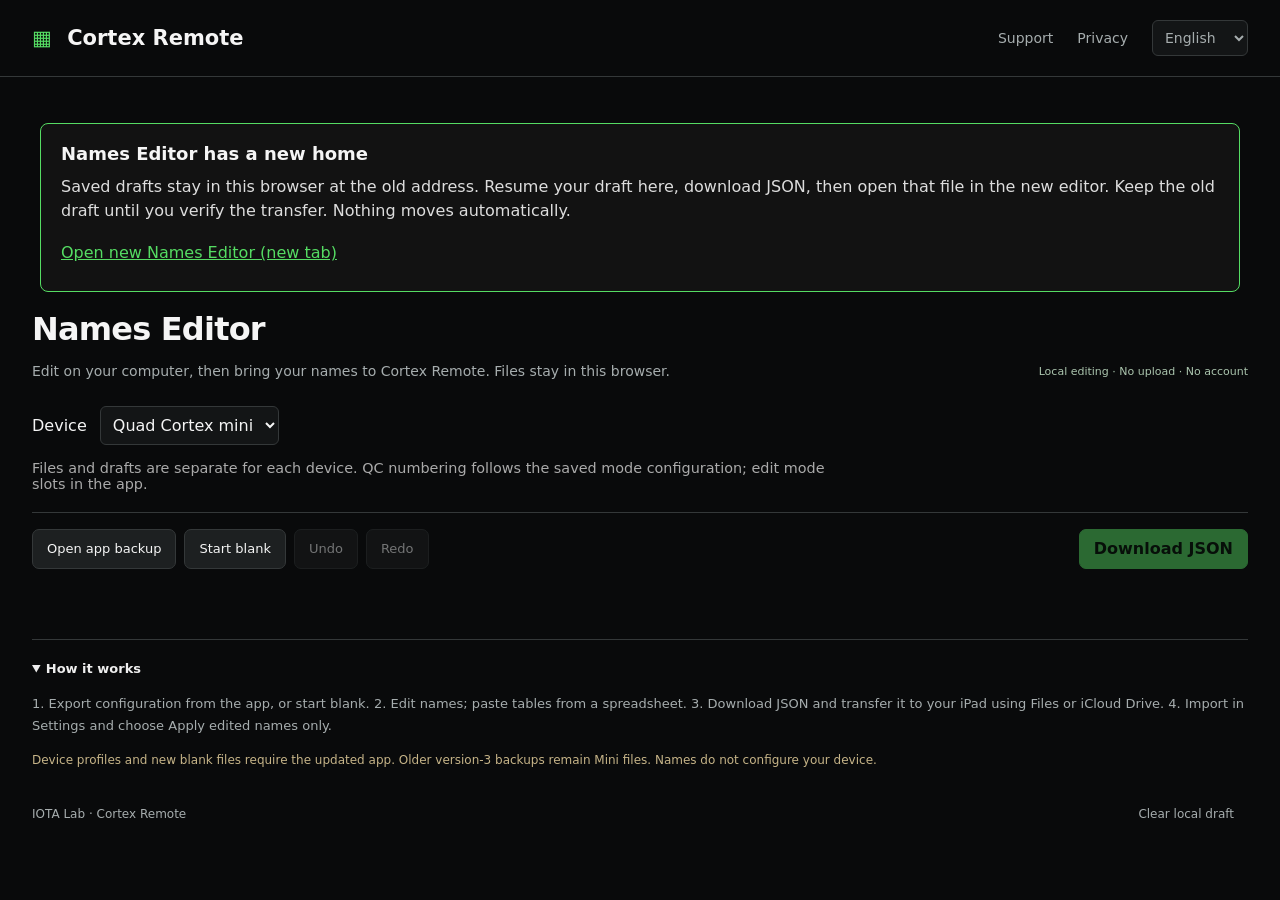
<file: names/index.html>
<!doctype html>
<html lang="en"><head><meta charset="utf-8"><meta name="viewport" content="width=device-width,initial-scale=1"><meta name="description" content="Edit Cortex Remote preset, scene and stomp names on your computer. Private browser-local editing and JSON transfer."><link rel="icon" href="data:,"><title>Names Editor · Cortex Remote</title><link rel="stylesheet" href="editor.css"><link rel="stylesheet" href="../migration.css"><script src="../migration.js" defer></script></head>
<body><a class="skip" href="#workspace" data-t="title">Names Editor</a><header><a class="brand" href="../">▦ <span>Cortex Remote</span></a><nav><a href="../support/" data-t="support">Support</a><a href="../privacy/" data-t="privacy">Privacy</a><select id="language" aria-label="Language"><option value="en">English</option><option value="ko">한국어</option><option value="ja">日本語</option><option value="de">Deutsch</option></select></nav></header>
<main><aside class="migration-notice" data-editor="true" aria-label="Names Editor has a new home"><strong id="migration-title">Names Editor has a new home</strong><p id="migration-copy">Saved drafts stay in this browser at the old address. Resume your draft here, download JSON, then open that file in the new editor. Keep the old draft until you verify the transfer. Nothing moves automatically.</p><a id="migration-link" href="https://www.iotalab.biz/cortex-remote/names/?lang=en" target="_blank" rel="noopener">Open new Names Editor</a></aside><section class="intro"><div><h1 data-t="title">Names Editor</h1><p data-t="intro">Edit on your computer, then bring your names to Cortex Remote. Files stay in this browser.</p></div><span class="privacy-chip" data-t="private">Local editing · No upload · No account</span></section>
<div class="device-row"><label for="device" data-t="device">Device</label> <select id="device"><option value="quadCortexMini">Quad Cortex mini</option><option value="quadCortex">Quad Cortex</option></select> <strong id="activeDevice"></strong><p data-t="profileHelp"></p></div><div class="toolbar"><div class="tools"><button id="open" data-t="open">Open app backup</button><button id="blank" data-t="blank">Start blank</button><button id="resume" data-t="resume" hidden>Resume local draft</button><button id="undo" data-t="undo" disabled>Undo</button><button id="redo" data-t="redo" disabled>Redo</button></div><button class="primary" id="download" data-t="download" disabled>Download JSON</button></div>
<div class="statusline"><span id="saveStatus" role="status"></span><span id="editCount"></span></div><div id="error" role="alert" hidden></div>
<section id="workspace" tabindex="-1" hidden><aside><label for="search" data-t="search">Search code or name</label><input id="search" type="search" autocomplete="off"><h2 data-t="setlists">Setlists</h2><div id="setlists"></div><button id="modes" data-t="modes">Mode names</button><details class="summary"><summary data-t="summary">Other settings — preserved, read-only</summary><p id="summary"></p></details></aside><section class="presets"><div id="tableTitle"></div><div id="presetTable"></div></section><section class="details" id="detailPane"></section></section>
<details class="instructions" open><summary data-t="help">How it works</summary><p data-t="steps"></p><p class="notice" data-t="compatibility"></p></details><footer><span>IOTA Lab · Cortex Remote</span><button class="text-button" id="clearDraft" data-t="clearDraft">Clear local draft</button></footer></main>
<input type="file" id="file" accept=".json,.cortexremote,application/json" hidden>
<dialog id="pasteDialog"><h2 data-t="pasteTitle">Review spreadsheet paste</h2><p data-t="pasteHint"></p><label class="check"><input type="checkbox" id="clearBlanks"><span data-t="clearBlanks"></span></label><p id="pasteError" role="alert"></p><div id="pastePreview"></div><div class="dialogActions"><button id="cancelPaste" data-t="cancel">Cancel</button><button id="applyPaste" class="primary" data-t="apply">Apply paste</button></div></dialog><script type="module" src="editor.mjs"></script></body></html>
</file>
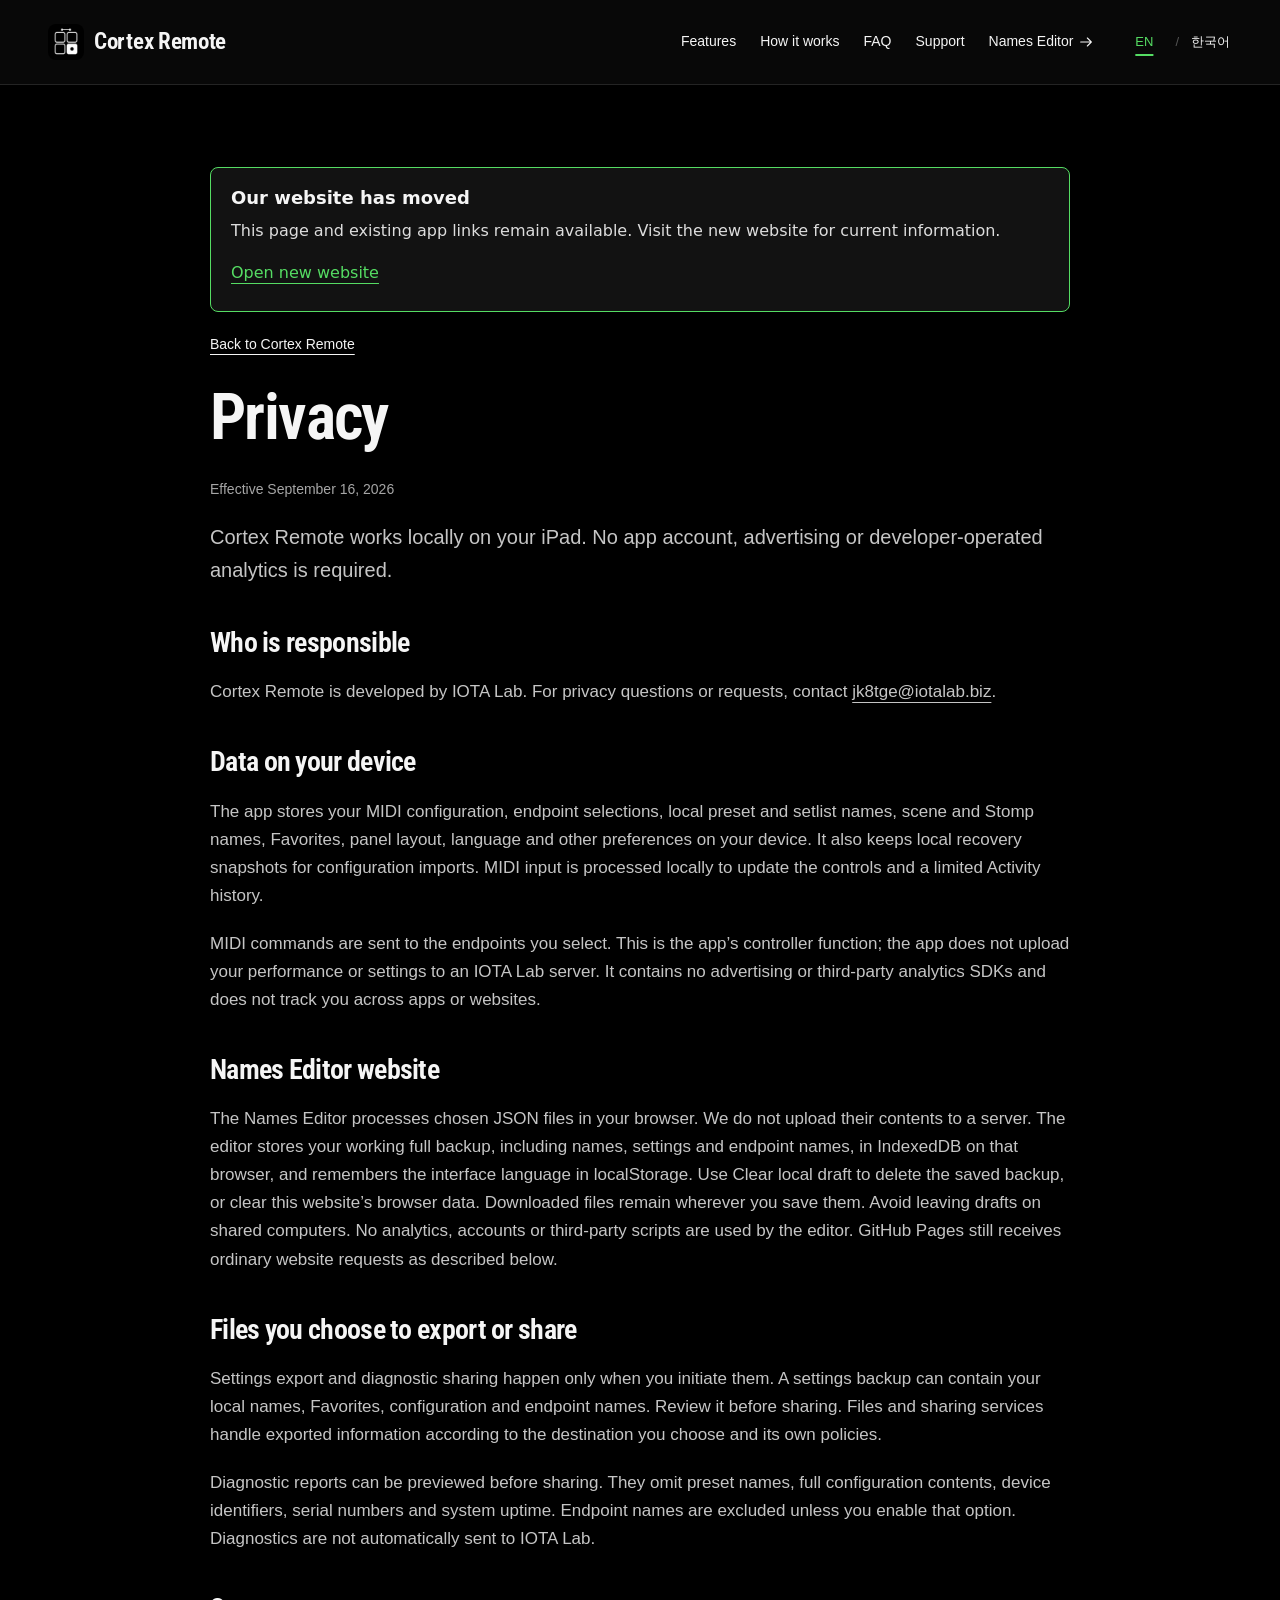
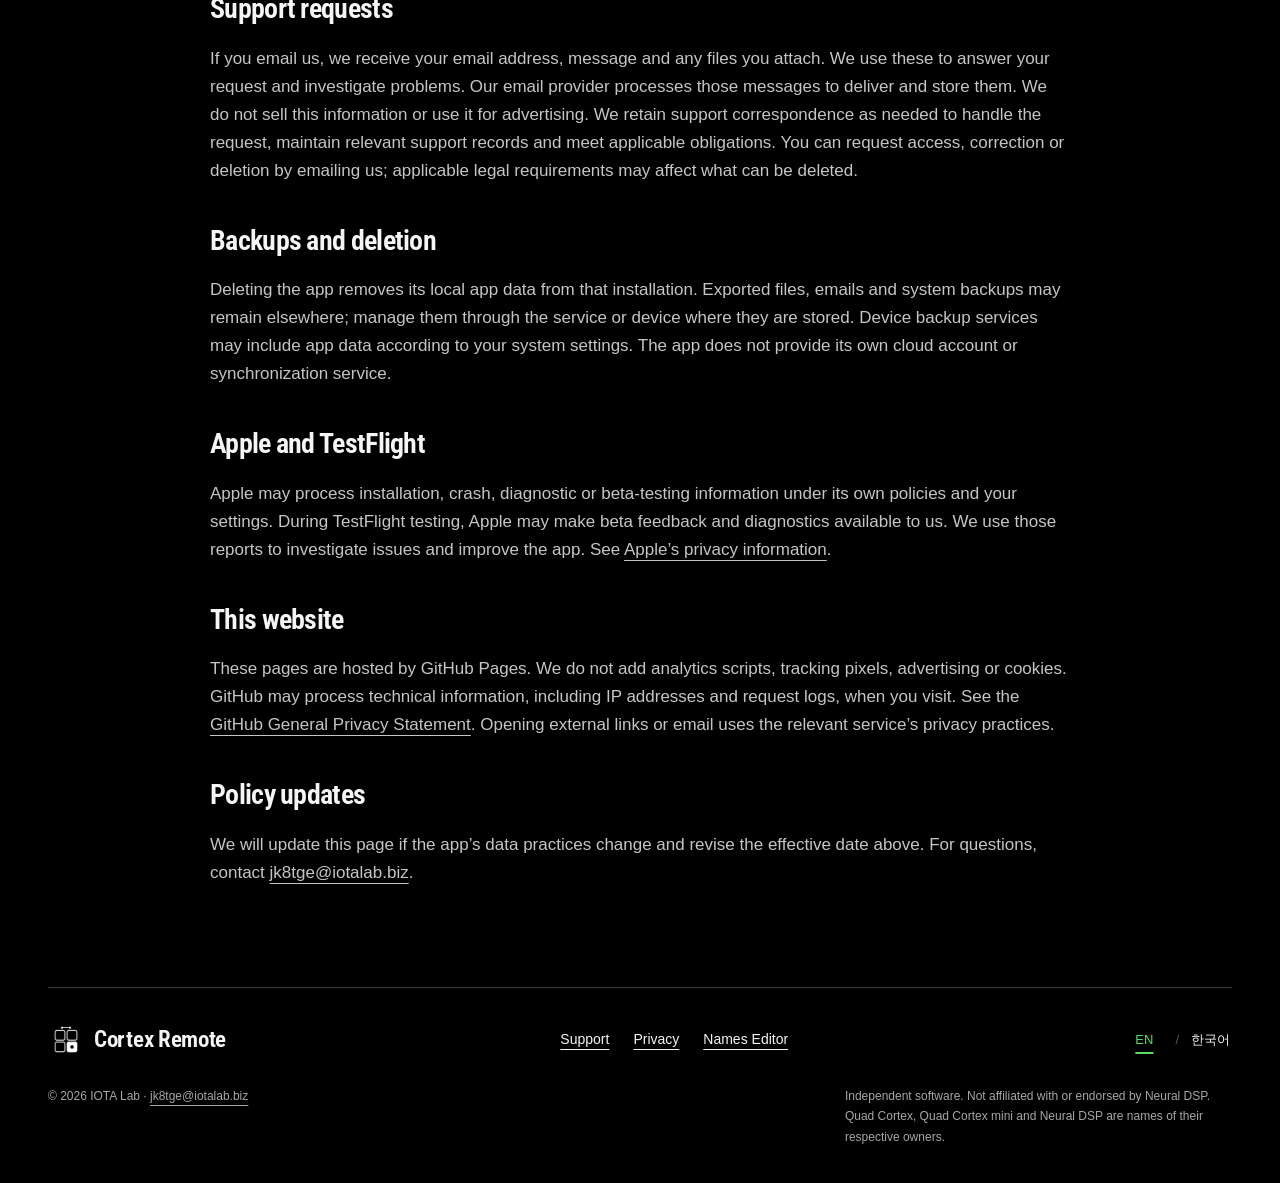
<file: privacy/index.html>
<!doctype html>
<html lang="en"><head><meta charset="utf-8"><meta name="viewport" content="width=device-width, initial-scale=1"><meta name="color-scheme" content="dark"><title>Privacy · Cortex Remote</title><meta name="description" content="Your settings stay with you. Read how the app, editor and website handle information."><link rel="canonical" href="https://jk8tge-iota.github.io/cortex-remote-support/privacy/"><link rel="alternate" hreflang="en" href="https://jk8tge-iota.github.io/cortex-remote-support/privacy/"><link rel="alternate" hreflang="ko" href="https://jk8tge-iota.github.io/cortex-remote-support/ko/privacy/"><link rel="alternate" hreflang="x-default" href="https://jk8tge-iota.github.io/cortex-remote-support/privacy/"><meta property="og:type" content="website"><meta property="og:site_name" content="Cortex Remote"><meta property="og:title" content="Privacy · Cortex Remote"><meta property="og:description" content="Your settings stay with you. Read how the app, editor and website handle information."><meta property="og:url" content="https://jk8tge-iota.github.io/cortex-remote-support/privacy/"><meta property="og:locale" content="en_US"><meta property="og:image" content="https://jk8tge-iota.github.io/cortex-remote-support/assets/social-en.png"><meta property="og:image:width" content="1200"><meta property="og:image:height" content="630"><meta property="og:image:alt" content="Your mini. More control at your fingertips."><meta name="twitter:card" content="summary_large_image"><link rel="icon" href="../assets/favicon.png"><link rel="preload" as="font" type="font/woff2" href="../assets/RobotoCondensed.woff2" crossorigin><link rel="stylesheet" href="../promo.css"><script src="../promo.js" defer></script><link rel="stylesheet" href="../migration.css"><script src="../migration.js" defer></script></head><body class="promo"><a class="skip" href="#main">Skip to content</a><header class="site-header"><div class="wrap header-row"><a class="brand" href="../" aria-label="Cortex Remote"><img src="../assets/app-icon.webp" width="36" height="36" alt=""><span>Cortex Remote</span></a><nav class="desktop-nav" aria-label="Menu"><a href="../#features">Features</a><a href="../#how-it-works">How it works</a><a href="../#faq">FAQ</a><a href="../support/">Support</a><a class="nav-editor" href="../names/?lang=en">Names Editor<svg aria-hidden="true" viewBox="0 0 24 24" fill="none" stroke="currentColor" stroke-width="1.6" stroke-linecap="round" stroke-linejoin="round"><path d="M4 12h16m-6-6 6 6-6 6"/></svg></a></nav><div class="languages" aria-label="Language"><a class="language-link" href="../privacy/" lang="en" hreflang="en" aria-current="page">EN</a><span aria-hidden="true">/</span><a class="language-link" href="../ko/privacy/" lang="ko" hreflang="ko" >한국어</a></div><details class="mobile-menu"><summary>Menu<svg aria-hidden="true" viewBox="0 0 24 24" fill="none" stroke="currentColor" stroke-width="1.6" stroke-linecap="round" stroke-linejoin="round"><path d="m6 9 6 6 6-6"/></svg></summary><nav aria-label="Menu"><a href="../#features">Features</a><a href="../#how-it-works">How it works</a><a href="../#faq">FAQ</a><a href="../support/">Support</a><a class="nav-editor" href="../names/?lang=en">Names Editor<svg aria-hidden="true" viewBox="0 0 24 24" fill="none" stroke="currentColor" stroke-width="1.6" stroke-linecap="round" stroke-linejoin="round"><path d="M4 12h16m-6-6 6 6-6 6"/></svg></a></nav></details></div></header><main id="main" class="wrap legal"><aside class="migration-notice" data-editor="false" aria-label="Our website has moved"><strong id="migration-title">Our website has moved</strong><p id="migration-copy">This page and existing app links remain available. Visit the new website for current information.</p><a id="migration-link" href="https://www.iotalab.biz/cortex-remote/privacy/">Open new website</a></aside><a class="back-link" href="../">Back to Cortex Remote</a><h1>Privacy</h1><p class="effective">Effective September 16, 2026</p>
<p class="lead">Cortex Remote works locally on your iPad. No app account, advertising or developer-operated analytics is required.</p>
<h2>Who is responsible</h2><p>Cortex Remote is developed by IOTA Lab. For privacy questions or requests, contact <a href="mailto:jk8tge@iotalab.biz">jk8tge@iotalab.biz</a>.</p>
<h2>Data on your device</h2><p>The app stores your MIDI configuration, endpoint selections, local preset and setlist names, scene and Stomp names, Favorites, panel layout, language and other preferences on your device. It also keeps local recovery snapshots for configuration imports. MIDI input is processed locally to update the controls and a limited Activity history.</p><p>MIDI commands are sent to the endpoints you select. This is the app’s controller function; the app does not upload your performance or settings to an IOTA Lab server. It contains no advertising or third-party analytics SDKs and does not track you across apps or websites.</p>
<h2>Names Editor website</h2><p>The Names Editor processes chosen JSON files in your browser. We do not upload their contents to a server. The editor stores your working full backup, including names, settings and endpoint names, in IndexedDB on that browser, and remembers the interface language in localStorage. Use Clear local draft to delete the saved backup, or clear this website’s browser data. Downloaded files remain wherever you save them. Avoid leaving drafts on shared computers. No analytics, accounts or third-party scripts are used by the editor. GitHub Pages still receives ordinary website requests as described below.</p><h2>Files you choose to export or share</h2><p>Settings export and diagnostic sharing happen only when you initiate them. A settings backup can contain your local names, Favorites, configuration and endpoint names. Review it before sharing. Files and sharing services handle exported information according to the destination you choose and its own policies.</p><p>Diagnostic reports can be previewed before sharing. They omit preset names, full configuration contents, device identifiers, serial numbers and system uptime. Endpoint names are excluded unless you enable that option. Diagnostics are not automatically sent to IOTA Lab.</p>
<h2>Support requests</h2><p>If you email us, we receive your email address, message and any files you attach. We use these to answer your request and investigate problems. Our email provider processes those messages to deliver and store them. We do not sell this information or use it for advertising. We retain support correspondence as needed to handle the request, maintain relevant support records and meet applicable obligations. You can request access, correction or deletion by emailing us; applicable legal requirements may affect what can be deleted.</p>
<h2>Backups and deletion</h2><p>Deleting the app removes its local app data from that installation. Exported files, emails and system backups may remain elsewhere; manage them through the service or device where they are stored. Device backup services may include app data according to your system settings. The app does not provide its own cloud account or synchronization service.</p>
<h2>Apple and TestFlight</h2><p>Apple may process installation, crash, diagnostic or beta-testing information under its own policies and your settings. During TestFlight testing, Apple may make beta feedback and diagnostics available to us. We use those reports to investigate issues and improve the app. See <a href="https://www.apple.com/legal/privacy/">Apple’s privacy information</a>.</p>
<h2>This website</h2><p>These pages are hosted by GitHub Pages. We do not add analytics scripts, tracking pixels, advertising or cookies. GitHub may process technical information, including IP addresses and request logs, when you visit. See the <a href="https://docs.github.com/en/site-policy/privacy-policies/github-general-privacy-statement">GitHub General Privacy Statement</a>. Opening external links or email uses the relevant service’s privacy practices.</p>
<h2>Policy updates</h2><p>We will update this page if the app’s data practices change and revise the effective date above. For questions, contact <a href="mailto:jk8tge@iotalab.biz">jk8tge@iotalab.biz</a>.</p></main><footer class="wrap site-footer"><div class="footer-top"><a class="brand" href="../" aria-label="Cortex Remote"><img src="../assets/app-icon.webp" width="36" height="36" alt=""><span>Cortex Remote</span></a><nav aria-label="Footer"><a href="../support/">Support</a><a href="../privacy/">Privacy</a><a href="../names/?lang=en">Names Editor</a></nav><div class="languages" aria-label="Language"><a class="language-link" href="../privacy/" lang="en" hreflang="en" aria-current="page">EN</a><span aria-hidden="true">/</span><a class="language-link" href="../ko/privacy/" lang="ko" hreflang="ko" >한국어</a></div></div><div class="footer-bottom"><p>© 2026 IOTA Lab · <a href="mailto:jk8tge@iotalab.biz">jk8tge@iotalab.biz</a></p><p>Independent software. Not affiliated with or endorsed by Neural DSP. Quad Cortex, Quad Cortex mini and Neural DSP are names of their respective owners.</p></div></footer></body></html>
</file>
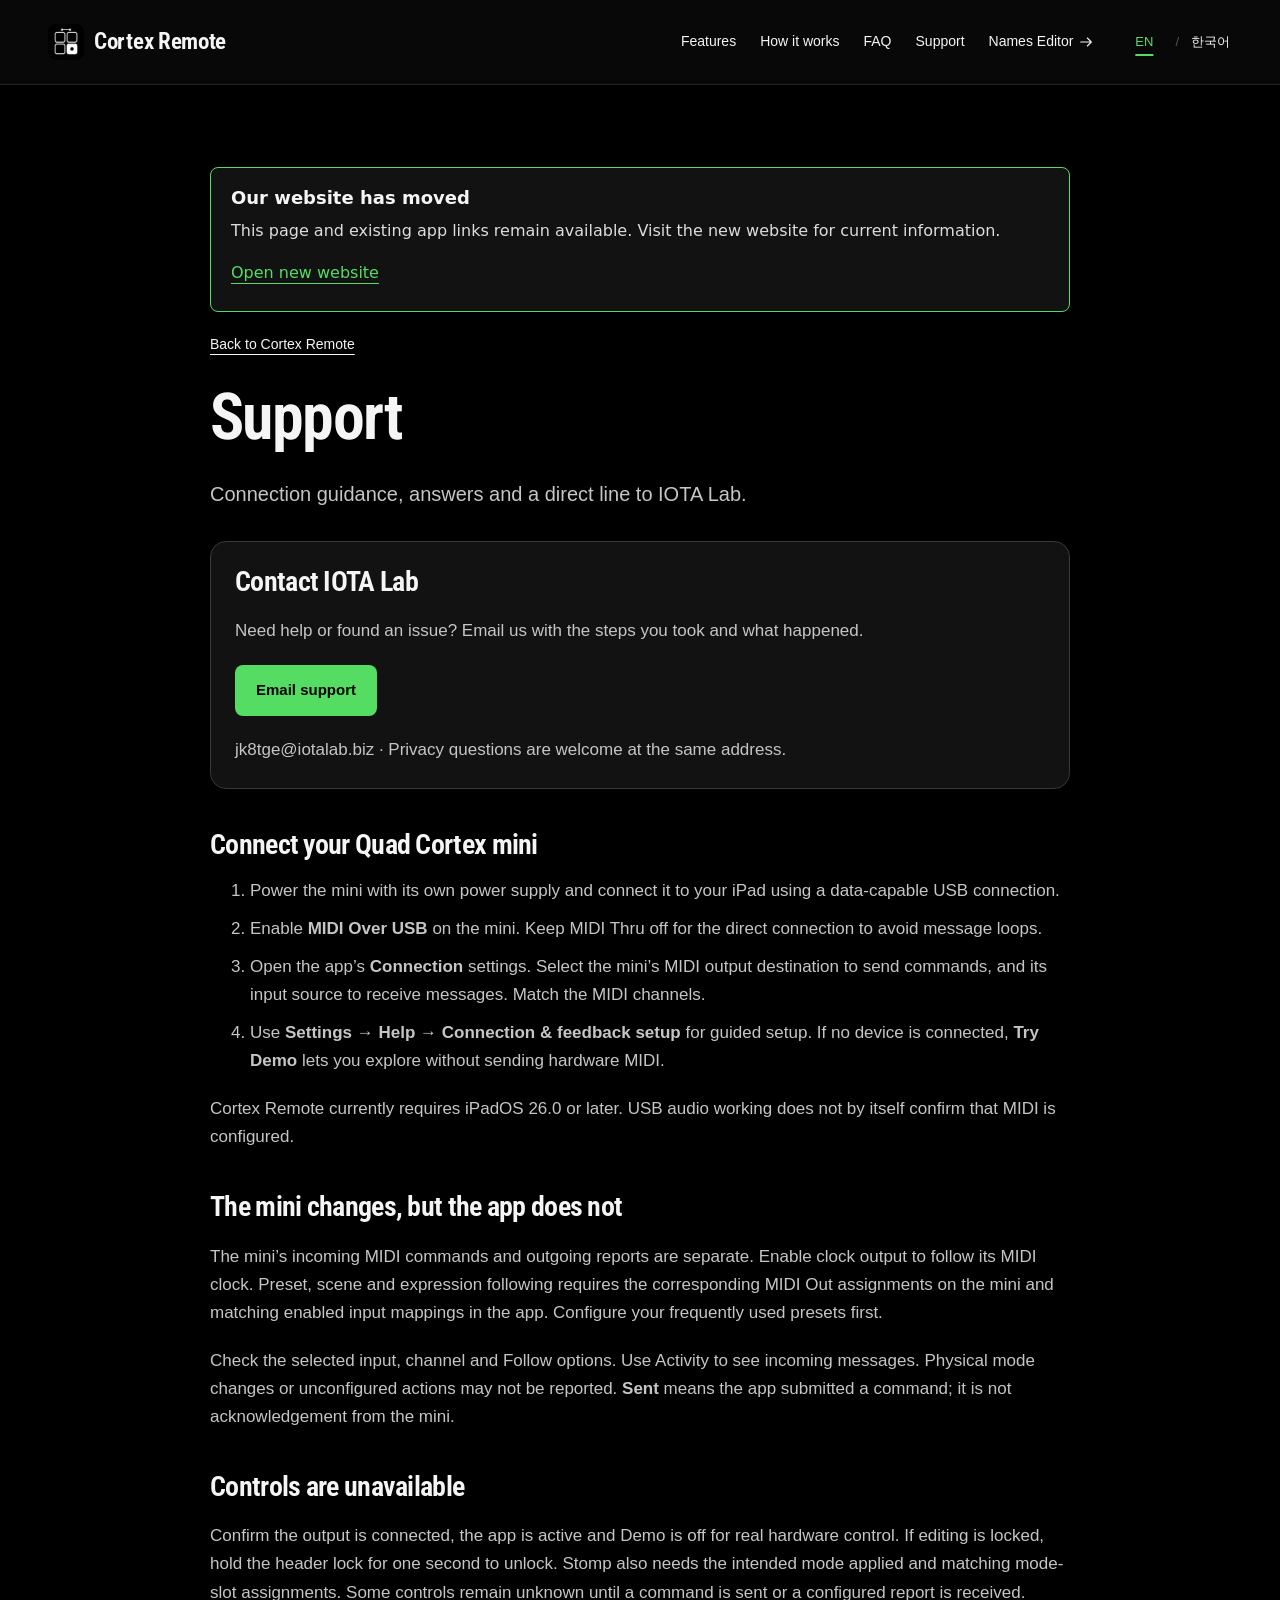
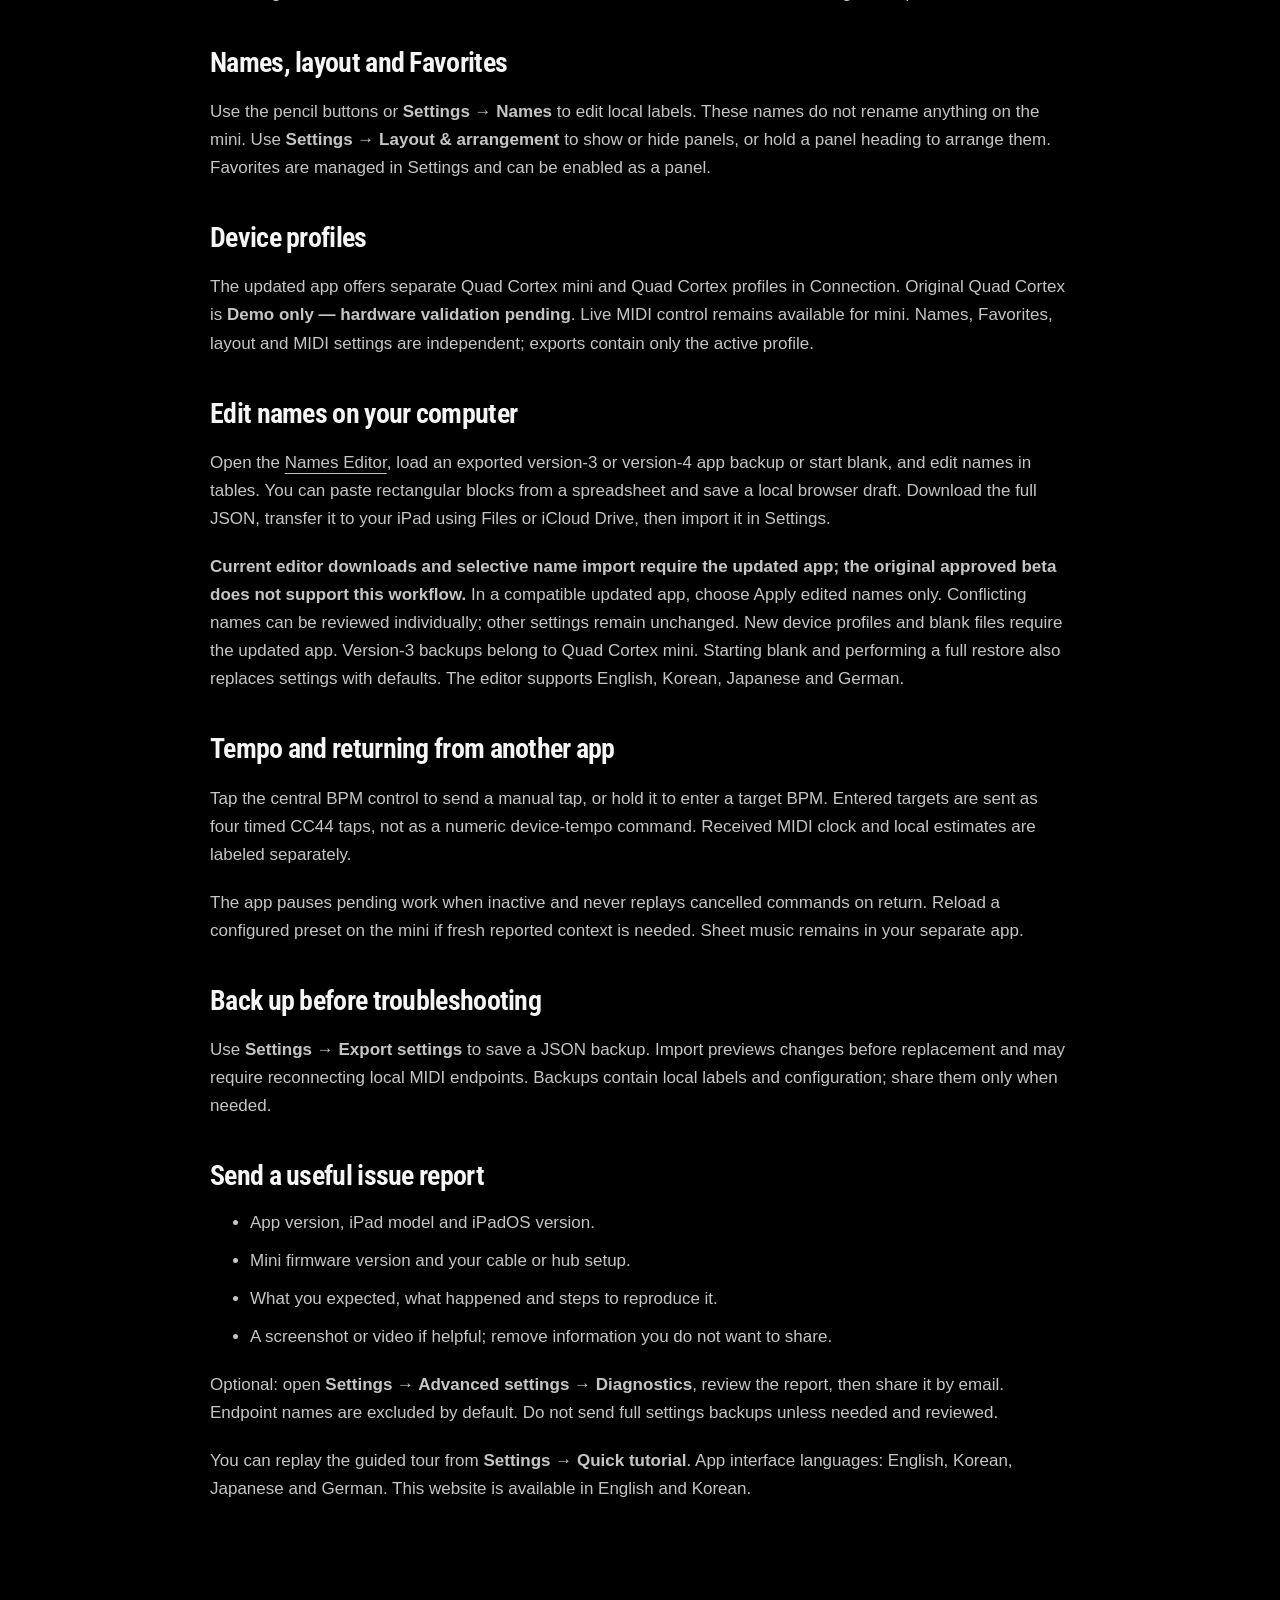
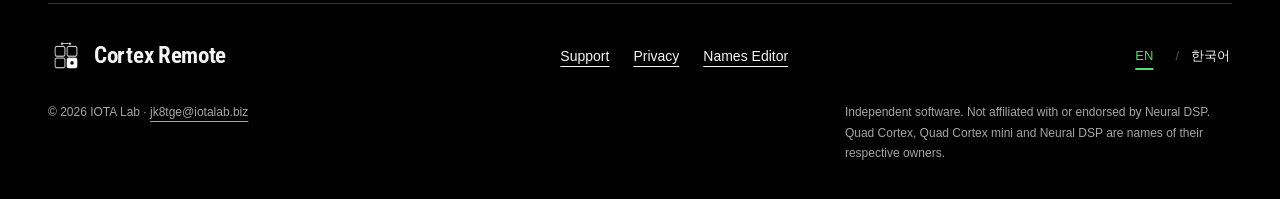
<file: support/index.html>
<!doctype html>
<html lang="en"><head><meta charset="utf-8"><meta name="viewport" content="width=device-width, initial-scale=1"><meta name="color-scheme" content="dark"><title>Support · Cortex Remote</title><meta name="description" content="Connection guidance, answers and a direct line to IOTA Lab."><link rel="canonical" href="https://jk8tge-iota.github.io/cortex-remote-support/support/"><link rel="alternate" hreflang="en" href="https://jk8tge-iota.github.io/cortex-remote-support/support/"><link rel="alternate" hreflang="ko" href="https://jk8tge-iota.github.io/cortex-remote-support/ko/support/"><link rel="alternate" hreflang="x-default" href="https://jk8tge-iota.github.io/cortex-remote-support/support/"><meta property="og:type" content="website"><meta property="og:site_name" content="Cortex Remote"><meta property="og:title" content="Support · Cortex Remote"><meta property="og:description" content="Connection guidance, answers and a direct line to IOTA Lab."><meta property="og:url" content="https://jk8tge-iota.github.io/cortex-remote-support/support/"><meta property="og:locale" content="en_US"><meta property="og:image" content="https://jk8tge-iota.github.io/cortex-remote-support/assets/social-en.png"><meta property="og:image:width" content="1200"><meta property="og:image:height" content="630"><meta property="og:image:alt" content="Your mini. More control at your fingertips."><meta name="twitter:card" content="summary_large_image"><link rel="icon" href="../assets/favicon.png"><link rel="preload" as="font" type="font/woff2" href="../assets/RobotoCondensed.woff2" crossorigin><link rel="stylesheet" href="../promo.css"><script src="../promo.js" defer></script><link rel="stylesheet" href="../migration.css"><script src="../migration.js" defer></script></head><body class="promo"><a class="skip" href="#main">Skip to content</a><header class="site-header"><div class="wrap header-row"><a class="brand" href="../" aria-label="Cortex Remote"><img src="../assets/app-icon.webp" width="36" height="36" alt=""><span>Cortex Remote</span></a><nav class="desktop-nav" aria-label="Menu"><a href="../#features">Features</a><a href="../#how-it-works">How it works</a><a href="../#faq">FAQ</a><a href="../support/">Support</a><a class="nav-editor" href="../names/?lang=en">Names Editor<svg aria-hidden="true" viewBox="0 0 24 24" fill="none" stroke="currentColor" stroke-width="1.6" stroke-linecap="round" stroke-linejoin="round"><path d="M4 12h16m-6-6 6 6-6 6"/></svg></a></nav><div class="languages" aria-label="Language"><a class="language-link" href="../support/" lang="en" hreflang="en" aria-current="page">EN</a><span aria-hidden="true">/</span><a class="language-link" href="../ko/support/" lang="ko" hreflang="ko" >한국어</a></div><details class="mobile-menu"><summary>Menu<svg aria-hidden="true" viewBox="0 0 24 24" fill="none" stroke="currentColor" stroke-width="1.6" stroke-linecap="round" stroke-linejoin="round"><path d="m6 9 6 6 6-6"/></svg></summary><nav aria-label="Menu"><a href="../#features">Features</a><a href="../#how-it-works">How it works</a><a href="../#faq">FAQ</a><a href="../support/">Support</a><a class="nav-editor" href="../names/?lang=en">Names Editor<svg aria-hidden="true" viewBox="0 0 24 24" fill="none" stroke="currentColor" stroke-width="1.6" stroke-linecap="round" stroke-linejoin="round"><path d="M4 12h16m-6-6 6 6-6 6"/></svg></a></nav></details></div></header><main id="main" class="wrap legal"><aside class="migration-notice" data-editor="false" aria-label="Our website has moved"><strong id="migration-title">Our website has moved</strong><p id="migration-copy">This page and existing app links remain available. Visit the new website for current information.</p><a id="migration-link" href="https://www.iotalab.biz/cortex-remote/support/">Open new website</a></aside><a class="back-link" href="../">Back to Cortex Remote</a><h1>Support</h1><p class="lead">Connection guidance, answers and a direct line to IOTA Lab.</p>
<div class="card"><h2>Contact IOTA Lab</h2><p>Need help or found an issue? Email us with the steps you took and what happened.</p><a class="button" href="mailto:jk8tge@iotalab.biz?subject=Cortex%20Remote%20support">Email support</a><p class="muted">jk8tge@iotalab.biz · Privacy questions are welcome at the same address.</p></div>
<h2>Connect your Quad Cortex mini</h2><ol><li>Power the mini with its own power supply and connect it to your iPad using a data-capable USB connection.</li><li>Enable <strong>MIDI Over USB</strong> on the mini. Keep MIDI Thru off for the direct connection to avoid message loops.</li><li>Open the app’s <strong>Connection</strong> settings. Select the mini’s MIDI output destination to send commands, and its input source to receive messages. Match the MIDI channels.</li><li>Use <strong>Settings → Help → Connection &amp; feedback setup</strong> for guided setup. If no device is connected, <strong>Try Demo</strong> lets you explore without sending hardware MIDI.</li></ol><p>Cortex Remote currently requires iPadOS 26.0 or later. USB audio working does not by itself confirm that MIDI is configured.</p>
<h2>The mini changes, but the app does not</h2><p>The mini’s incoming MIDI commands and outgoing reports are separate. Enable clock output to follow its MIDI clock. Preset, scene and expression following requires the corresponding MIDI Out assignments on the mini and matching enabled input mappings in the app. Configure your frequently used presets first.</p><p>Check the selected input, channel and Follow options. Use Activity to see incoming messages. Physical mode changes or unconfigured actions may not be reported. <strong>Sent</strong> means the app submitted a command; it is not acknowledgement from the mini.</p>
<h2>Controls are unavailable</h2><p>Confirm the output is connected, the app is active and Demo is off for real hardware control. If editing is locked, hold the header lock for one second to unlock. Stomp also needs the intended mode applied and matching mode-slot assignments. Some controls remain unknown until a command is sent or a configured report is received.</p>
<h2>Names, layout and Favorites</h2><p>Use the pencil buttons or <strong>Settings → Names</strong> to edit local labels. These names do not rename anything on the mini. Use <strong>Settings → Layout &amp; arrangement</strong> to show or hide panels, or hold a panel heading to arrange them. Favorites are managed in Settings and can be enabled as a panel.</p>
<h2>Device profiles</h2><p>The updated app offers separate Quad Cortex mini and Quad Cortex profiles in Connection. Original Quad Cortex is <strong>Demo only — hardware validation pending</strong>. Live MIDI control remains available for mini. Names, Favorites, layout and MIDI settings are independent; exports contain only the active profile.</p><h2>Edit names on your computer</h2><p>Open the <a href="../names/?lang=en">Names Editor</a>, load an exported version-3 or version-4 app backup or start blank, and edit names in tables. You can paste rectangular blocks from a spreadsheet and save a local browser draft. Download the full JSON, transfer it to your iPad using Files or iCloud Drive, then import it in Settings.</p><p><strong>Current editor downloads and selective name import require the updated app; the original approved beta does not support this workflow.</strong> In a compatible updated app, choose Apply edited names only. Conflicting names can be reviewed individually; other settings remain unchanged. New device profiles and blank files require the updated app. Version-3 backups belong to Quad Cortex mini. Starting blank and performing a full restore also replaces settings with defaults. The editor supports English, Korean, Japanese and German.</p><h2>Tempo and returning from another app</h2><p>Tap the central BPM control to send a manual tap, or hold it to enter a target BPM. Entered targets are sent as four timed CC44 taps, not as a numeric device-tempo command. Received MIDI clock and local estimates are labeled separately.</p><p>The app pauses pending work when inactive and never replays cancelled commands on return. Reload a configured preset on the mini if fresh reported context is needed. Sheet music remains in your separate app.</p>
<h2>Back up before troubleshooting</h2><p>Use <strong>Settings → Export settings</strong> to save a JSON backup. Import previews changes before replacement and may require reconnecting local MIDI endpoints. Backups contain local labels and configuration; share them only when needed.</p>
<h2>Send a useful issue report</h2><ul><li>App version, iPad model and iPadOS version.</li><li>Mini firmware version and your cable or hub setup.</li><li>What you expected, what happened and steps to reproduce it.</li><li>A screenshot or video if helpful; remove information you do not want to share.</li></ul><p>Optional: open <strong>Settings → Advanced settings → Diagnostics</strong>, review the report, then share it by email. Endpoint names are excluded by default. Do not send full settings backups unless needed and reviewed.</p><p>You can replay the guided tour from <strong>Settings → Quick tutorial</strong>. App interface languages: English, Korean, Japanese and German. This website is available in English and Korean.</p></main><footer class="wrap site-footer"><div class="footer-top"><a class="brand" href="../" aria-label="Cortex Remote"><img src="../assets/app-icon.webp" width="36" height="36" alt=""><span>Cortex Remote</span></a><nav aria-label="Footer"><a href="../support/">Support</a><a href="../privacy/">Privacy</a><a href="../names/?lang=en">Names Editor</a></nav><div class="languages" aria-label="Language"><a class="language-link" href="../support/" lang="en" hreflang="en" aria-current="page">EN</a><span aria-hidden="true">/</span><a class="language-link" href="../ko/support/" lang="ko" hreflang="ko" >한국어</a></div></div><div class="footer-bottom"><p>© 2026 IOTA Lab · <a href="mailto:jk8tge@iotalab.biz">jk8tge@iotalab.biz</a></p><p>Independent software. Not affiliated with or endorsed by Neural DSP. Quad Cortex, Quad Cortex mini and Neural DSP are names of their respective owners.</p></div></footer></body></html>
</file>
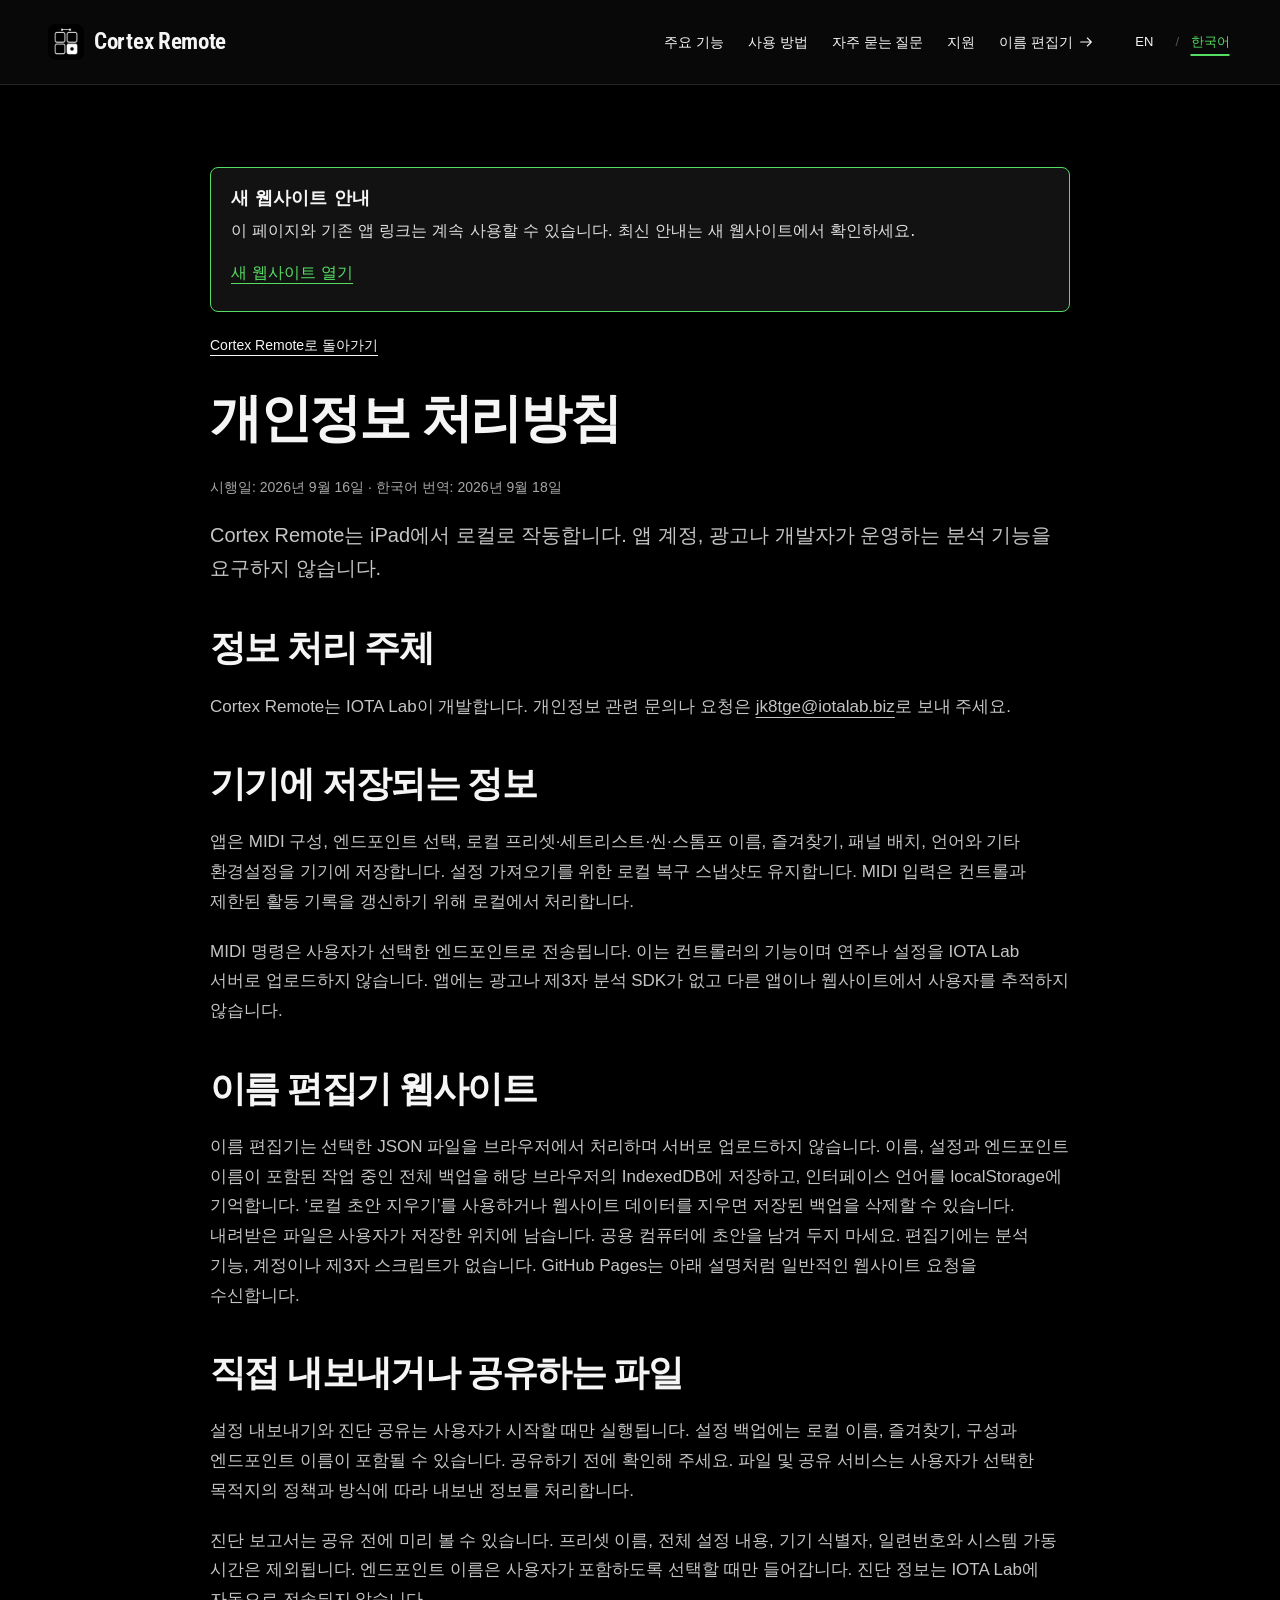
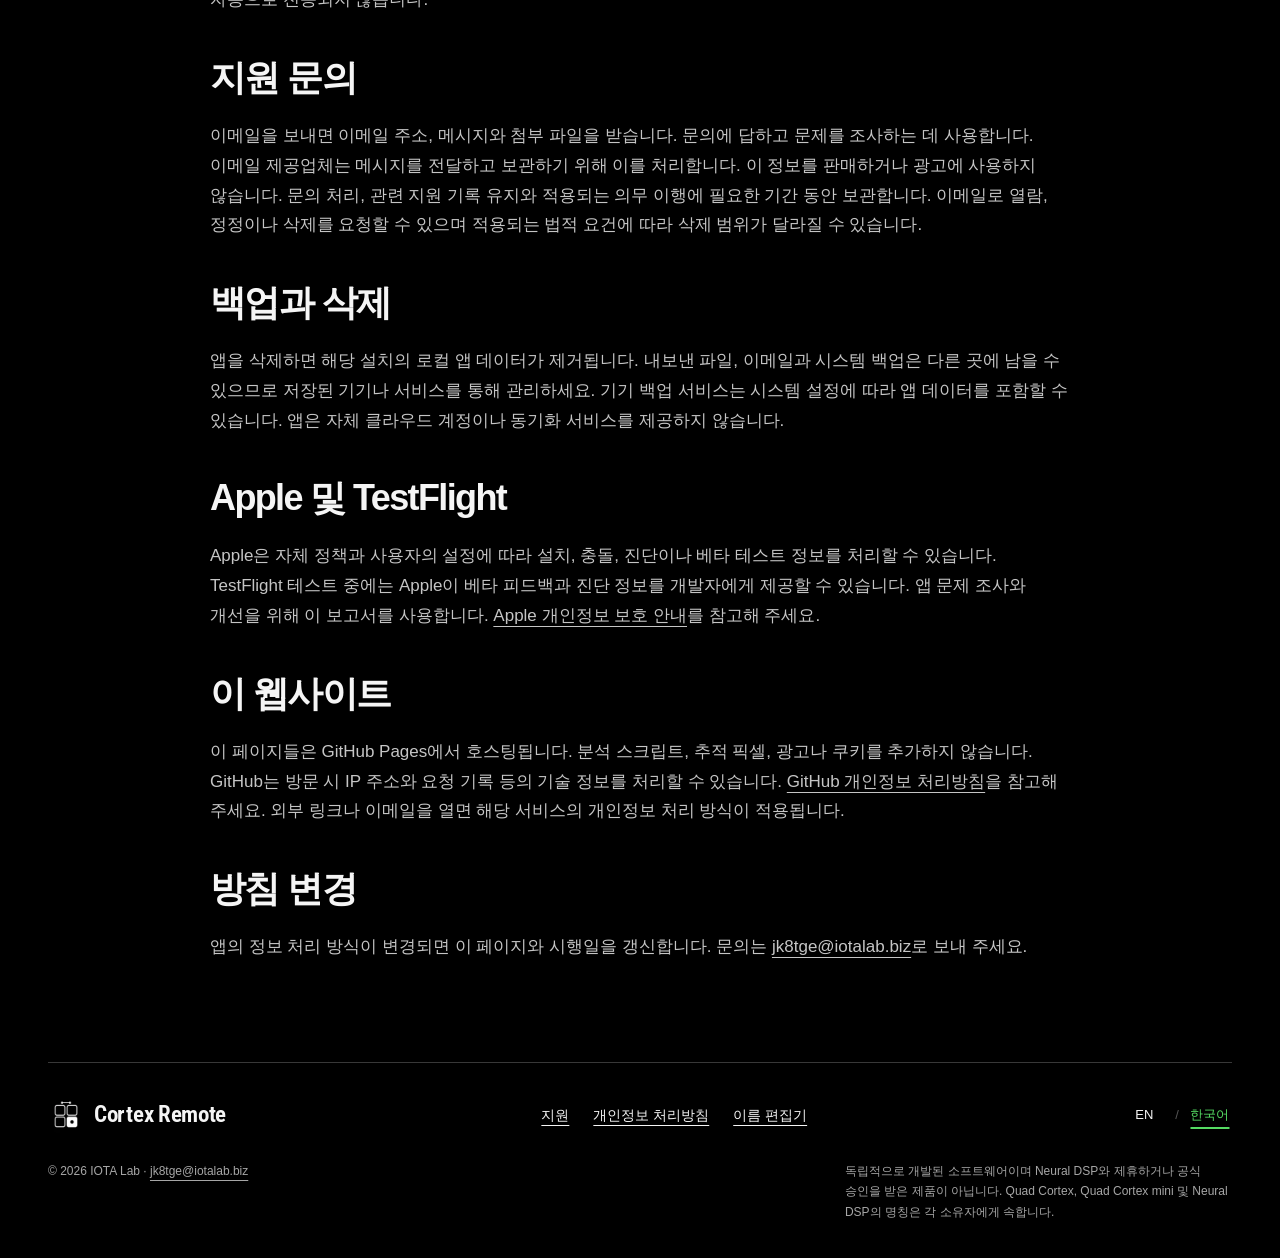
<file: ko/privacy/index.html>
<!doctype html>
<html lang="ko"><head><meta charset="utf-8"><meta name="viewport" content="width=device-width, initial-scale=1"><meta name="color-scheme" content="dark"><title>개인정보 처리방침 · Cortex Remote</title><meta name="description" content="앱, 이름 편집기와 웹사이트의 정보 처리 방식을 안내합니다."><link rel="canonical" href="https://jk8tge-iota.github.io/cortex-remote-support/ko/privacy/"><link rel="alternate" hreflang="en" href="https://jk8tge-iota.github.io/cortex-remote-support/privacy/"><link rel="alternate" hreflang="ko" href="https://jk8tge-iota.github.io/cortex-remote-support/ko/privacy/"><link rel="alternate" hreflang="x-default" href="https://jk8tge-iota.github.io/cortex-remote-support/privacy/"><meta property="og:type" content="website"><meta property="og:site_name" content="Cortex Remote"><meta property="og:title" content="개인정보 처리방침 · Cortex Remote"><meta property="og:description" content="앱, 이름 편집기와 웹사이트의 정보 처리 방식을 안내합니다."><meta property="og:url" content="https://jk8tge-iota.github.io/cortex-remote-support/ko/privacy/"><meta property="og:locale" content="ko_KR"><meta property="og:image" content="https://jk8tge-iota.github.io/cortex-remote-support/assets/social-ko.png"><meta property="og:image:width" content="1200"><meta property="og:image:height" content="630"><meta property="og:image:alt" content="작은 mini, 더 편한 컨트롤."><meta name="twitter:card" content="summary_large_image"><link rel="icon" href="../../assets/favicon.png"><link rel="preload" as="font" type="font/woff2" href="../../assets/RobotoCondensed.woff2" crossorigin><link rel="stylesheet" href="../../promo.css"><script src="../../promo.js" defer></script><link rel="stylesheet" href="../../migration.css"><script src="../../migration.js" defer></script></head><body class="promo"><a class="skip" href="#main">본문으로 건너뛰기</a><header class="site-header"><div class="wrap header-row"><a class="brand" href="../../ko/" aria-label="Cortex Remote"><img src="../../assets/app-icon.webp" width="36" height="36" alt=""><span>Cortex Remote</span></a><nav class="desktop-nav" aria-label="메뉴"><a href="../../ko/#features">주요 기능</a><a href="../../ko/#how-it-works">사용 방법</a><a href="../../ko/#faq">자주 묻는 질문</a><a href="../../ko/support/">지원</a><a class="nav-editor" href="../../names/?lang=ko">이름 편집기<svg aria-hidden="true" viewBox="0 0 24 24" fill="none" stroke="currentColor" stroke-width="1.6" stroke-linecap="round" stroke-linejoin="round"><path d="M4 12h16m-6-6 6 6-6 6"/></svg></a></nav><div class="languages" aria-label="언어"><a class="language-link" href="../../privacy/" lang="en" hreflang="en" >EN</a><span aria-hidden="true">/</span><a class="language-link" href="../../ko/privacy/" lang="ko" hreflang="ko" aria-current="page">한국어</a></div><details class="mobile-menu"><summary>메뉴<svg aria-hidden="true" viewBox="0 0 24 24" fill="none" stroke="currentColor" stroke-width="1.6" stroke-linecap="round" stroke-linejoin="round"><path d="m6 9 6 6 6-6"/></svg></summary><nav aria-label="메뉴"><a href="../../ko/#features">주요 기능</a><a href="../../ko/#how-it-works">사용 방법</a><a href="../../ko/#faq">자주 묻는 질문</a><a href="../../ko/support/">지원</a><a class="nav-editor" href="../../names/?lang=ko">이름 편집기<svg aria-hidden="true" viewBox="0 0 24 24" fill="none" stroke="currentColor" stroke-width="1.6" stroke-linecap="round" stroke-linejoin="round"><path d="M4 12h16m-6-6 6 6-6 6"/></svg></a></nav></details></div></header><main id="main" class="wrap legal"><aside class="migration-notice" data-editor="false" aria-label="새 웹사이트 안내"><strong id="migration-title">새 웹사이트 안내</strong><p id="migration-copy">이 페이지와 기존 앱 링크는 계속 사용할 수 있습니다. 최신 안내는 새 웹사이트에서 확인하세요.</p><a id="migration-link" href="https://www.iotalab.biz/cortex-remote/ko/privacy/">새 웹사이트 열기</a></aside><a class="back-link" href="../../ko/">Cortex Remote로 돌아가기</a><h1>개인정보 처리방침</h1><p class="effective">시행일: 2026년 9월 16일 · 한국어 번역: 2026년 9월 18일</p><p class="lead">Cortex Remote는 iPad에서 로컬로 작동합니다. 앱 계정, 광고나 개발자가 운영하는 분석 기능을 요구하지 않습니다.</p>
<h2>정보 처리 주체</h2><p>Cortex Remote는 IOTA Lab이 개발합니다. 개인정보 관련 문의나 요청은 <a href="mailto:jk8tge@iotalab.biz">jk8tge@iotalab.biz</a>로 보내 주세요.</p>
<h2>기기에 저장되는 정보</h2><p>앱은 MIDI 구성, 엔드포인트 선택, 로컬 프리셋·세트리스트·씬·스톰프 이름, 즐겨찾기, 패널 배치, 언어와 기타 환경설정을 기기에 저장합니다. 설정 가져오기를 위한 로컬 복구 스냅샷도 유지합니다. MIDI 입력은 컨트롤과 제한된 활동 기록을 갱신하기 위해 로컬에서 처리합니다.</p><p>MIDI 명령은 사용자가 선택한 엔드포인트로 전송됩니다. 이는 컨트롤러의 기능이며 연주나 설정을 IOTA Lab 서버로 업로드하지 않습니다. 앱에는 광고나 제3자 분석 SDK가 없고 다른 앱이나 웹사이트에서 사용자를 추적하지 않습니다.</p>
<h2>이름 편집기 웹사이트</h2><p>이름 편집기는 선택한 JSON 파일을 브라우저에서 처리하며 서버로 업로드하지 않습니다. 이름, 설정과 엔드포인트 이름이 포함된 작업 중인 전체 백업을 해당 브라우저의 IndexedDB에 저장하고, 인터페이스 언어를 localStorage에 기억합니다. ‘로컬 초안 지우기’를 사용하거나 웹사이트 데이터를 지우면 저장된 백업을 삭제할 수 있습니다. 내려받은 파일은 사용자가 저장한 위치에 남습니다. 공용 컴퓨터에 초안을 남겨 두지 마세요. 편집기에는 분석 기능, 계정이나 제3자 스크립트가 없습니다. GitHub Pages는 아래 설명처럼 일반적인 웹사이트 요청을 수신합니다.</p>
<h2>직접 내보내거나 공유하는 파일</h2><p>설정 내보내기와 진단 공유는 사용자가 시작할 때만 실행됩니다. 설정 백업에는 로컬 이름, 즐겨찾기, 구성과 엔드포인트 이름이 포함될 수 있습니다. 공유하기 전에 확인해 주세요. 파일 및 공유 서비스는 사용자가 선택한 목적지의 정책과 방식에 따라 내보낸 정보를 처리합니다.</p><p>진단 보고서는 공유 전에 미리 볼 수 있습니다. 프리셋 이름, 전체 설정 내용, 기기 식별자, 일련번호와 시스템 가동 시간은 제외됩니다. 엔드포인트 이름은 사용자가 포함하도록 선택할 때만 들어갑니다. 진단 정보는 IOTA Lab에 자동으로 전송되지 않습니다.</p>
<h2>지원 문의</h2><p>이메일을 보내면 이메일 주소, 메시지와 첨부 파일을 받습니다. 문의에 답하고 문제를 조사하는 데 사용합니다. 이메일 제공업체는 메시지를 전달하고 보관하기 위해 이를 처리합니다. 이 정보를 판매하거나 광고에 사용하지 않습니다. 문의 처리, 관련 지원 기록 유지와 적용되는 의무 이행에 필요한 기간 동안 보관합니다. 이메일로 열람, 정정이나 삭제를 요청할 수 있으며 적용되는 법적 요건에 따라 삭제 범위가 달라질 수 있습니다.</p>
<h2>백업과 삭제</h2><p>앱을 삭제하면 해당 설치의 로컬 앱 데이터가 제거됩니다. 내보낸 파일, 이메일과 시스템 백업은 다른 곳에 남을 수 있으므로 저장된 기기나 서비스를 통해 관리하세요. 기기 백업 서비스는 시스템 설정에 따라 앱 데이터를 포함할 수 있습니다. 앱은 자체 클라우드 계정이나 동기화 서비스를 제공하지 않습니다.</p>
<h2>Apple 및 TestFlight</h2><p>Apple은 자체 정책과 사용자의 설정에 따라 설치, 충돌, 진단이나 베타 테스트 정보를 처리할 수 있습니다. TestFlight 테스트 중에는 Apple이 베타 피드백과 진단 정보를 개발자에게 제공할 수 있습니다. 앱 문제 조사와 개선을 위해 이 보고서를 사용합니다. <a href="https://www.apple.com/legal/privacy/">Apple 개인정보 보호 안내</a>를 참고해 주세요.</p>
<h2>이 웹사이트</h2><p>이 페이지들은 GitHub Pages에서 호스팅됩니다. 분석 스크립트, 추적 픽셀, 광고나 쿠키를 추가하지 않습니다. GitHub는 방문 시 IP 주소와 요청 기록 등의 기술 정보를 처리할 수 있습니다. <a href="https://docs.github.com/en/site-policy/privacy-policies/github-general-privacy-statement">GitHub 개인정보 처리방침</a>을 참고해 주세요. 외부 링크나 이메일을 열면 해당 서비스의 개인정보 처리 방식이 적용됩니다.</p>
<h2>방침 변경</h2><p>앱의 정보 처리 방식이 변경되면 이 페이지와 시행일을 갱신합니다. 문의는 <a href="mailto:jk8tge@iotalab.biz">jk8tge@iotalab.biz</a>로 보내 주세요.</p></main><footer class="wrap site-footer"><div class="footer-top"><a class="brand" href="../../ko/" aria-label="Cortex Remote"><img src="../../assets/app-icon.webp" width="36" height="36" alt=""><span>Cortex Remote</span></a><nav aria-label="하단 메뉴"><a href="../../ko/support/">지원</a><a href="../../ko/privacy/">개인정보 처리방침</a><a href="../../names/?lang=ko">이름 편집기</a></nav><div class="languages" aria-label="언어"><a class="language-link" href="../../privacy/" lang="en" hreflang="en" >EN</a><span aria-hidden="true">/</span><a class="language-link" href="../../ko/privacy/" lang="ko" hreflang="ko" aria-current="page">한국어</a></div></div><div class="footer-bottom"><p>© 2026 IOTA Lab · <a href="mailto:jk8tge@iotalab.biz">jk8tge@iotalab.biz</a></p><p>독립적으로 개발된 소프트웨어이며 Neural DSP와 제휴하거나 공식 승인을 받은 제품이 아닙니다. Quad Cortex, Quad Cortex mini 및 Neural DSP의 명칭은 각 소유자에게 속합니다.</p></div></footer></body></html>
</file>
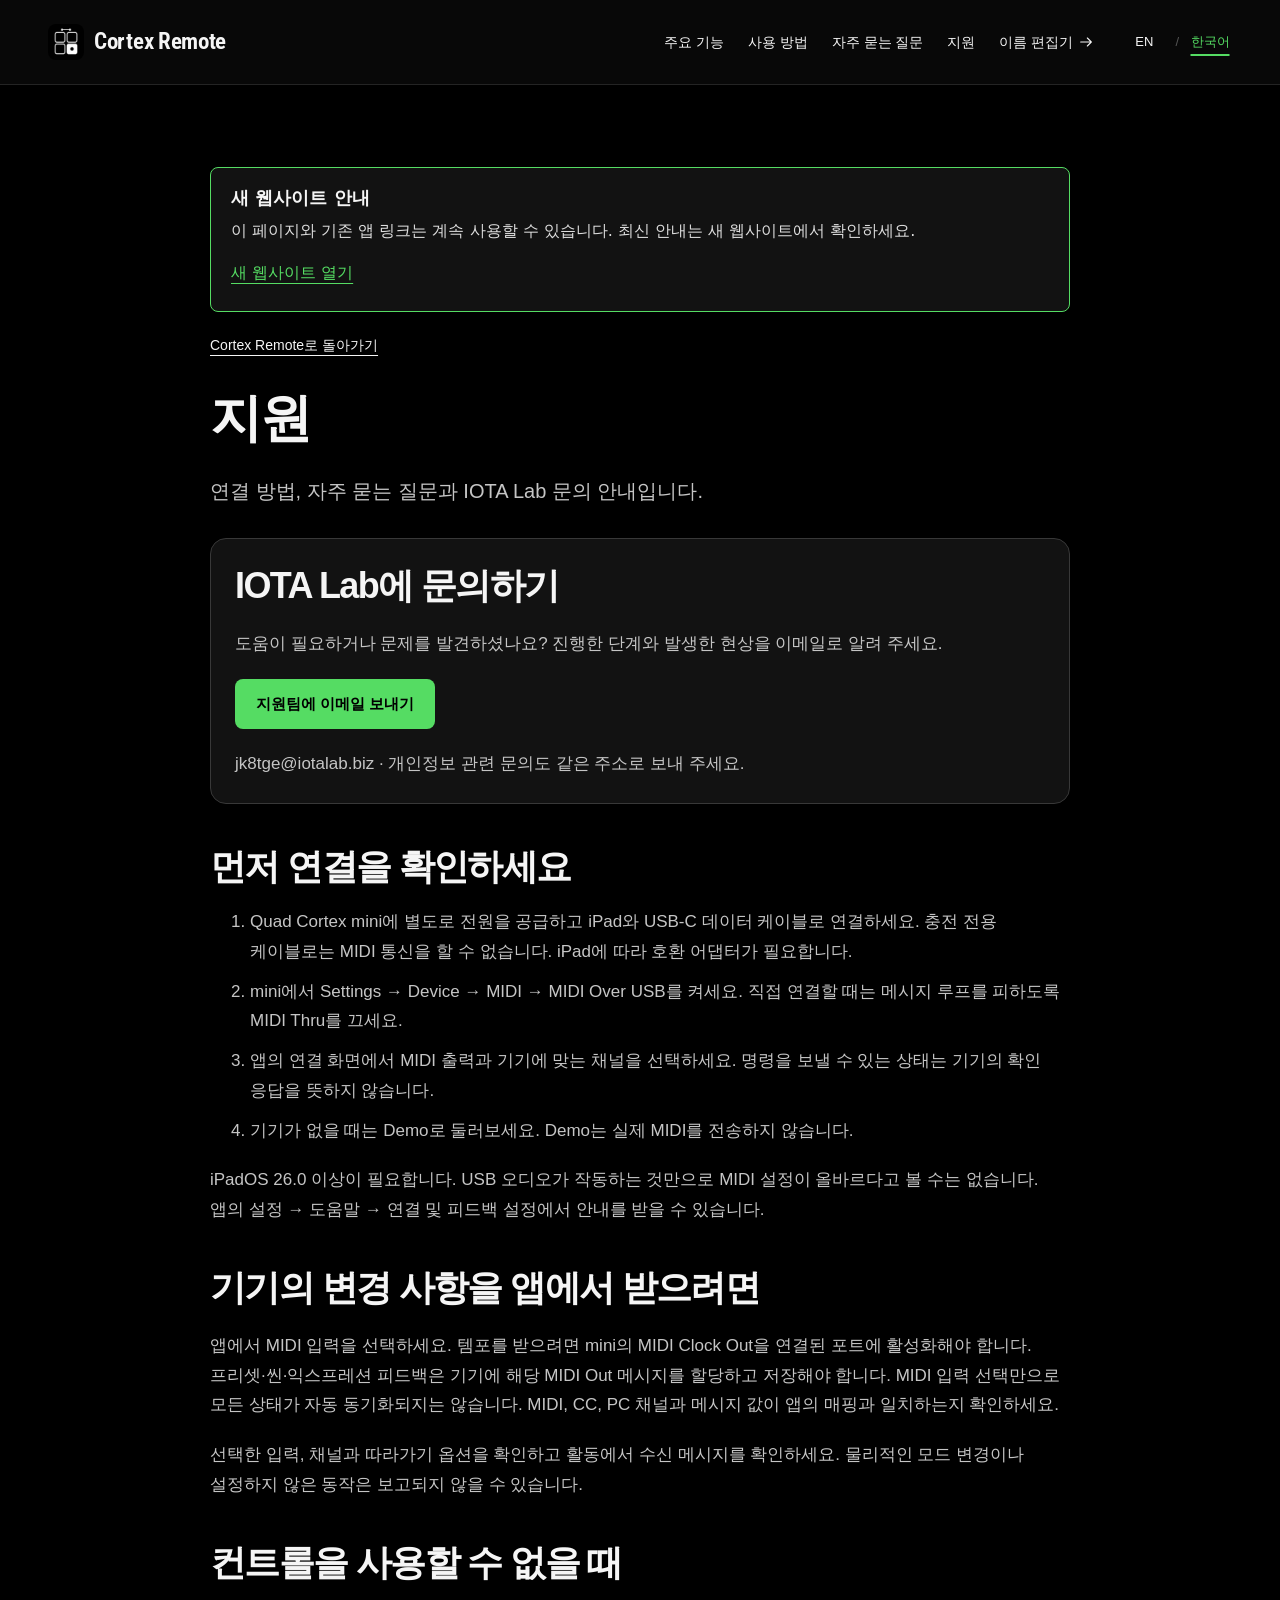
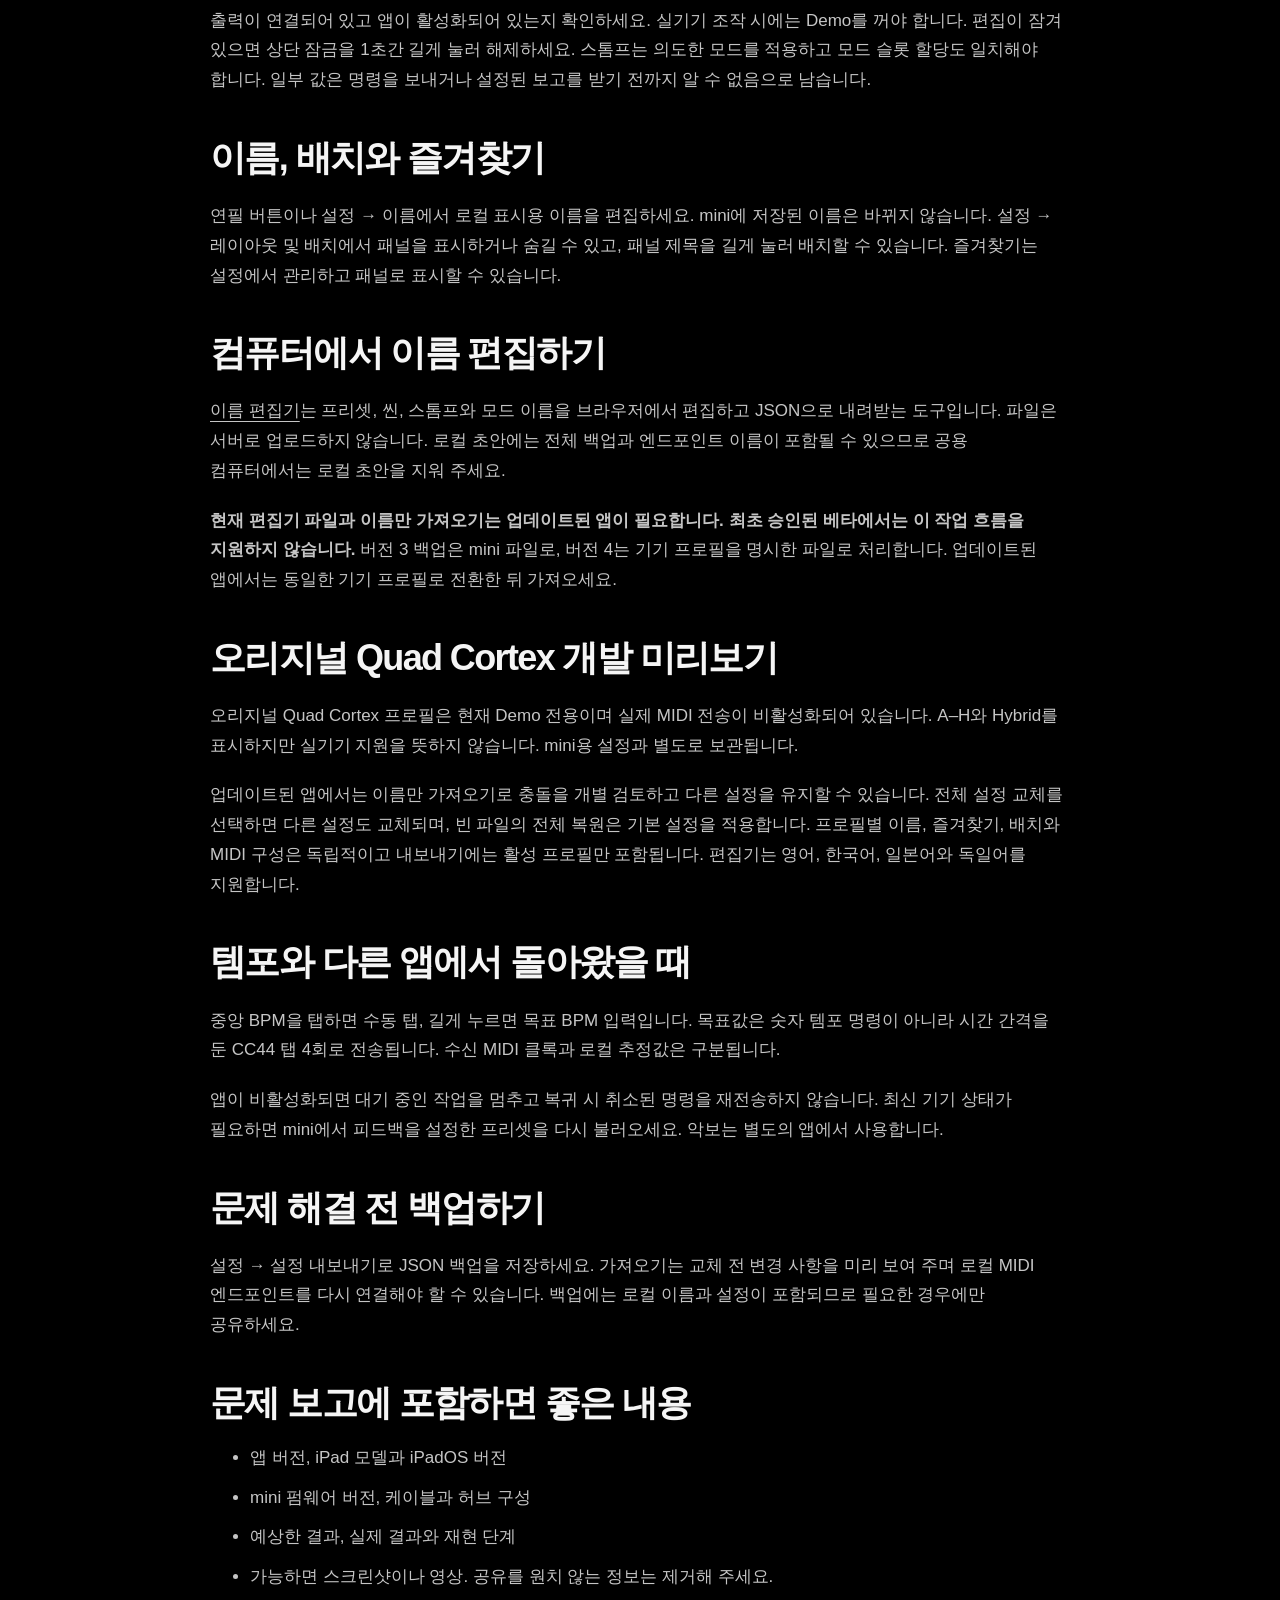
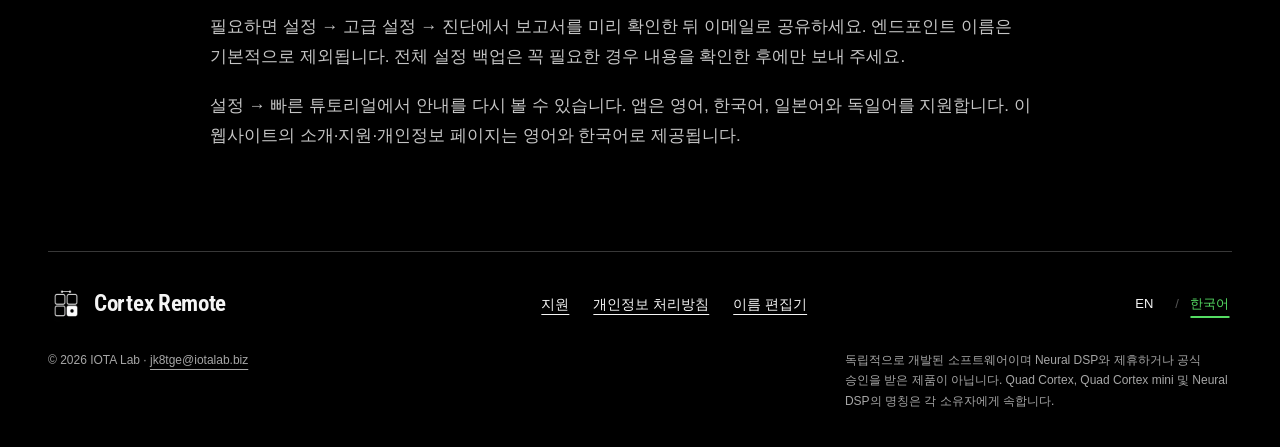
<file: ko/support/index.html>
<!doctype html>
<html lang="ko"><head><meta charset="utf-8"><meta name="viewport" content="width=device-width, initial-scale=1"><meta name="color-scheme" content="dark"><title>지원 · Cortex Remote</title><meta name="description" content="연결 방법, 자주 묻는 질문과 IOTA Lab 문의 안내입니다."><link rel="canonical" href="https://jk8tge-iota.github.io/cortex-remote-support/ko/support/"><link rel="alternate" hreflang="en" href="https://jk8tge-iota.github.io/cortex-remote-support/support/"><link rel="alternate" hreflang="ko" href="https://jk8tge-iota.github.io/cortex-remote-support/ko/support/"><link rel="alternate" hreflang="x-default" href="https://jk8tge-iota.github.io/cortex-remote-support/support/"><meta property="og:type" content="website"><meta property="og:site_name" content="Cortex Remote"><meta property="og:title" content="지원 · Cortex Remote"><meta property="og:description" content="연결 방법, 자주 묻는 질문과 IOTA Lab 문의 안내입니다."><meta property="og:url" content="https://jk8tge-iota.github.io/cortex-remote-support/ko/support/"><meta property="og:locale" content="ko_KR"><meta property="og:image" content="https://jk8tge-iota.github.io/cortex-remote-support/assets/social-ko.png"><meta property="og:image:width" content="1200"><meta property="og:image:height" content="630"><meta property="og:image:alt" content="작은 mini, 더 편한 컨트롤."><meta name="twitter:card" content="summary_large_image"><link rel="icon" href="../../assets/favicon.png"><link rel="preload" as="font" type="font/woff2" href="../../assets/RobotoCondensed.woff2" crossorigin><link rel="stylesheet" href="../../promo.css"><script src="../../promo.js" defer></script><link rel="stylesheet" href="../../migration.css"><script src="../../migration.js" defer></script></head><body class="promo"><a class="skip" href="#main">본문으로 건너뛰기</a><header class="site-header"><div class="wrap header-row"><a class="brand" href="../../ko/" aria-label="Cortex Remote"><img src="../../assets/app-icon.webp" width="36" height="36" alt=""><span>Cortex Remote</span></a><nav class="desktop-nav" aria-label="메뉴"><a href="../../ko/#features">주요 기능</a><a href="../../ko/#how-it-works">사용 방법</a><a href="../../ko/#faq">자주 묻는 질문</a><a href="../../ko/support/">지원</a><a class="nav-editor" href="../../names/?lang=ko">이름 편집기<svg aria-hidden="true" viewBox="0 0 24 24" fill="none" stroke="currentColor" stroke-width="1.6" stroke-linecap="round" stroke-linejoin="round"><path d="M4 12h16m-6-6 6 6-6 6"/></svg></a></nav><div class="languages" aria-label="언어"><a class="language-link" href="../../support/" lang="en" hreflang="en" >EN</a><span aria-hidden="true">/</span><a class="language-link" href="../../ko/support/" lang="ko" hreflang="ko" aria-current="page">한국어</a></div><details class="mobile-menu"><summary>메뉴<svg aria-hidden="true" viewBox="0 0 24 24" fill="none" stroke="currentColor" stroke-width="1.6" stroke-linecap="round" stroke-linejoin="round"><path d="m6 9 6 6 6-6"/></svg></summary><nav aria-label="메뉴"><a href="../../ko/#features">주요 기능</a><a href="../../ko/#how-it-works">사용 방법</a><a href="../../ko/#faq">자주 묻는 질문</a><a href="../../ko/support/">지원</a><a class="nav-editor" href="../../names/?lang=ko">이름 편집기<svg aria-hidden="true" viewBox="0 0 24 24" fill="none" stroke="currentColor" stroke-width="1.6" stroke-linecap="round" stroke-linejoin="round"><path d="M4 12h16m-6-6 6 6-6 6"/></svg></a></nav></details></div></header><main id="main" class="wrap legal"><aside class="migration-notice" data-editor="false" aria-label="새 웹사이트 안내"><strong id="migration-title">새 웹사이트 안내</strong><p id="migration-copy">이 페이지와 기존 앱 링크는 계속 사용할 수 있습니다. 최신 안내는 새 웹사이트에서 확인하세요.</p><a id="migration-link" href="https://www.iotalab.biz/cortex-remote/ko/support/">새 웹사이트 열기</a></aside><a class="back-link" href="../../ko/">Cortex Remote로 돌아가기</a><h1>지원</h1><p class="lead">연결 방법, 자주 묻는 질문과 IOTA Lab 문의 안내입니다.</p><div class="card"><h2>IOTA Lab에 문의하기</h2><p>도움이 필요하거나 문제를 발견하셨나요? 진행한 단계와 발생한 현상을 이메일로 알려 주세요.</p><a class="button" href="mailto:jk8tge@iotalab.biz?subject=Cortex%20Remote%20support">지원팀에 이메일 보내기</a><p>jk8tge@iotalab.biz · 개인정보 관련 문의도 같은 주소로 보내 주세요.</p></div>
<h2>먼저 연결을 확인하세요</h2><ol><li>Quad Cortex mini에 별도로 전원을 공급하고 iPad와 USB-C 데이터 케이블로 연결하세요. 충전 전용 케이블로는 MIDI 통신을 할 수 없습니다. iPad에 따라 호환 어댑터가 필요합니다.</li><li>mini에서 Settings → Device → MIDI → MIDI Over USB를 켜세요. 직접 연결할 때는 메시지 루프를 피하도록 MIDI Thru를 끄세요.</li><li>앱의 연결 화면에서 MIDI 출력과 기기에 맞는 채널을 선택하세요. 명령을 보낼 수 있는 상태는 기기의 확인 응답을 뜻하지 않습니다.</li><li>기기가 없을 때는 Demo로 둘러보세요. Demo는 실제 MIDI를 전송하지 않습니다.</li></ol>
<p>iPadOS 26.0 이상이 필요합니다. USB 오디오가 작동하는 것만으로 MIDI 설정이 올바르다고 볼 수는 없습니다. 앱의 설정 → 도움말 → 연결 및 피드백 설정에서 안내를 받을 수 있습니다.</p><h2>기기의 변경 사항을 앱에서 받으려면</h2><p>앱에서 MIDI 입력을 선택하세요. 템포를 받으려면 mini의 MIDI Clock Out을 연결된 포트에 활성화해야 합니다. 프리셋·씬·익스프레션 피드백은 기기에 해당 MIDI Out 메시지를 할당하고 저장해야 합니다. MIDI 입력 선택만으로 모든 상태가 자동 동기화되지는 않습니다. MIDI, CC, PC 채널과 메시지 값이 앱의 매핑과 일치하는지 확인하세요.</p>
<p>선택한 입력, 채널과 따라가기 옵션을 확인하고 활동에서 수신 메시지를 확인하세요. 물리적인 모드 변경이나 설정하지 않은 동작은 보고되지 않을 수 있습니다.</p>
<h2>컨트롤을 사용할 수 없을 때</h2><p>출력이 연결되어 있고 앱이 활성화되어 있는지 확인하세요. 실기기 조작 시에는 Demo를 꺼야 합니다. 편집이 잠겨 있으면 상단 잠금을 1초간 길게 눌러 해제하세요. 스톰프는 의도한 모드를 적용하고 모드 슬롯 할당도 일치해야 합니다. 일부 값은 명령을 보내거나 설정된 보고를 받기 전까지 알 수 없음으로 남습니다.</p>
<h2>이름, 배치와 즐겨찾기</h2><p>연필 버튼이나 설정 → 이름에서 로컬 표시용 이름을 편집하세요. mini에 저장된 이름은 바뀌지 않습니다. 설정 → 레이아웃 및 배치에서 패널을 표시하거나 숨길 수 있고, 패널 제목을 길게 눌러 배치할 수 있습니다. 즐겨찾기는 설정에서 관리하고 패널로 표시할 수 있습니다.</p>
<h2>컴퓨터에서 이름 편집하기</h2><p><a href="../../names/?lang=ko">이름 편집기</a>는 프리셋, 씬, 스톰프와 모드 이름을 브라우저에서 편집하고 JSON으로 내려받는 도구입니다. 파일은 서버로 업로드하지 않습니다. 로컬 초안에는 전체 백업과 엔드포인트 이름이 포함될 수 있으므로 공용 컴퓨터에서는 로컬 초안을 지워 주세요.</p><p><strong>현재 편집기 파일과 이름만 가져오기는 업데이트된 앱이 필요합니다. 최초 승인된 베타에서는 이 작업 흐름을 지원하지 않습니다.</strong> 버전 3 백업은 mini 파일로, 버전 4는 기기 프로필을 명시한 파일로 처리합니다. 업데이트된 앱에서는 동일한 기기 프로필로 전환한 뒤 가져오세요.</p>
<h2>오리지널 Quad Cortex 개발 미리보기</h2><p>오리지널 Quad Cortex 프로필은 현재 Demo 전용이며 실제 MIDI 전송이 비활성화되어 있습니다. A–H와 Hybrid를 표시하지만 실기기 지원을 뜻하지 않습니다. mini용 설정과 별도로 보관됩니다.</p>
<p>업데이트된 앱에서는 이름만 가져오기로 충돌을 개별 검토하고 다른 설정을 유지할 수 있습니다. 전체 설정 교체를 선택하면 다른 설정도 교체되며, 빈 파일의 전체 복원은 기본 설정을 적용합니다. 프로필별 이름, 즐겨찾기, 배치와 MIDI 구성은 독립적이고 내보내기에는 활성 프로필만 포함됩니다. 편집기는 영어, 한국어, 일본어와 독일어를 지원합니다.</p>
<h2>템포와 다른 앱에서 돌아왔을 때</h2><p>중앙 BPM을 탭하면 수동 탭, 길게 누르면 목표 BPM 입력입니다. 목표값은 숫자 템포 명령이 아니라 시간 간격을 둔 CC44 탭 4회로 전송됩니다. 수신 MIDI 클록과 로컬 추정값은 구분됩니다.</p><p>앱이 비활성화되면 대기 중인 작업을 멈추고 복귀 시 취소된 명령을 재전송하지 않습니다. 최신 기기 상태가 필요하면 mini에서 피드백을 설정한 프리셋을 다시 불러오세요. 악보는 별도의 앱에서 사용합니다.</p>
<h2>문제 해결 전 백업하기</h2><p>설정 → 설정 내보내기로 JSON 백업을 저장하세요. 가져오기는 교체 전 변경 사항을 미리 보여 주며 로컬 MIDI 엔드포인트를 다시 연결해야 할 수 있습니다. 백업에는 로컬 이름과 설정이 포함되므로 필요한 경우에만 공유하세요.</p>
<h2>문제 보고에 포함하면 좋은 내용</h2><ul><li>앱 버전, iPad 모델과 iPadOS 버전</li><li>mini 펌웨어 버전, 케이블과 허브 구성</li><li>예상한 결과, 실제 결과와 재현 단계</li><li>가능하면 스크린샷이나 영상. 공유를 원치 않는 정보는 제거해 주세요.</li></ul><p>필요하면 설정 → 고급 설정 → 진단에서 보고서를 미리 확인한 뒤 이메일로 공유하세요. 엔드포인트 이름은 기본적으로 제외됩니다. 전체 설정 백업은 꼭 필요한 경우 내용을 확인한 후에만 보내 주세요.</p><p>설정 → 빠른 튜토리얼에서 안내를 다시 볼 수 있습니다. 앱은 영어, 한국어, 일본어와 독일어를 지원합니다. 이 웹사이트의 소개·지원·개인정보 페이지는 영어와 한국어로 제공됩니다.</p></main><footer class="wrap site-footer"><div class="footer-top"><a class="brand" href="../../ko/" aria-label="Cortex Remote"><img src="../../assets/app-icon.webp" width="36" height="36" alt=""><span>Cortex Remote</span></a><nav aria-label="하단 메뉴"><a href="../../ko/support/">지원</a><a href="../../ko/privacy/">개인정보 처리방침</a><a href="../../names/?lang=ko">이름 편집기</a></nav><div class="languages" aria-label="언어"><a class="language-link" href="../../support/" lang="en" hreflang="en" >EN</a><span aria-hidden="true">/</span><a class="language-link" href="../../ko/support/" lang="ko" hreflang="ko" aria-current="page">한국어</a></div></div><div class="footer-bottom"><p>© 2026 IOTA Lab · <a href="mailto:jk8tge@iotalab.biz">jk8tge@iotalab.biz</a></p><p>독립적으로 개발된 소프트웨어이며 Neural DSP와 제휴하거나 공식 승인을 받은 제품이 아닙니다. Quad Cortex, Quad Cortex mini 및 Neural DSP의 명칭은 각 소유자에게 속합니다.</p></div></footer></body></html>
</file>
<file: promo.css>
@font-face{font-family:Roboto Condensed;src:url('assets/RobotoCondensed.woff2') format('woff2');font-style:normal;font-weight:100 900;font-display:swap}
:root{color-scheme:dark;--bg:#000;--panel:#121212;--raised:#202020;--border:#383838;--text:#f5f5f5;--muted:#a6a6a6;--green:#55dc63;--red:#ff2727;--blue:#379bff;--teal:#40cfc3;--purple:#9480ff;--amber:#ffab40;--heading:'Roboto Condensed',sans-serif}
*{box-sizing:border-box}html{scroll-behavior:smooth;scroll-padding-top:110px}body.promo{margin:0;background:var(--bg);color:var(--text);font:17px/1.65 -apple-system,BlinkMacSystemFont,'Segoe UI',sans-serif;-webkit-font-smoothing:antialiased}html:lang(ko){--heading:'Apple SD Gothic Neo','Noto Sans KR','Malgun Gothic',sans-serif}html:lang(ko) body{font-family:'Apple SD Gothic Neo','Noto Sans KR','Malgun Gothic',sans-serif;word-break:keep-all;overflow-wrap:anywhere;line-height:1.75}
a{color:inherit;text-underline-offset:5px}a:hover{color:var(--green)}button,a,summary{-webkit-tap-highlight-color:transparent}a:focus-visible,summary:focus-visible,button:focus-visible{outline:2px solid var(--green);outline-offset:5px}img{display:block;max-width:100%;height:auto}svg{width:24px;height:24px;flex-shrink:0}figure{margin:0}.wrap{width:min(1200px,calc(100% - 96px));margin-inline:auto}h1,h2,h3{font-family:var(--heading);line-height:1.12;letter-spacing:-.025em;margin:0;font-weight:650;text-wrap:balance}h1{font-size:clamp(52px,5vw,72px)}h2{font-size:42px}h3{font-size:24px}p{color:var(--muted);margin:20px 0 0}html:lang(ko) h1,html:lang(ko) h2,html:lang(ko) h3{line-height:1.28;letter-spacing:-.045em;font-weight:650}html:lang(ko) h1{font-size:clamp(44px,4.1vw,62px)}html:lang(ko) h2{font-size:36px}html:lang(ko) h3{font-size:22px}.lead{font-size:20px;line-height:1.65}.section{padding-block:100px}.site-header{position:sticky;top:0;z-index:20;background:#080808;border-bottom:1px solid #242424}.header-row{min-height:84px;display:flex;align-items:center;gap:28px}.brand{display:flex;align-items:center;gap:10px;text-decoration:none;white-space:nowrap;font-family:'Roboto Condensed',sans-serif;font-size:23px;font-weight:650;letter-spacing:-.3px}.brand img{border-radius:8px}.desktop-nav{display:flex;align-items:center;gap:24px;margin-left:auto;font-size:14px}.desktop-nav a{display:flex;align-items:center;min-height:44px;text-decoration:none;white-space:nowrap}.nav-editor{gap:5px}.nav-editor svg{width:16px;height:16px}.languages{display:flex;gap:9px;align-items:center;white-space:nowrap;font-size:13px}.languages a{display:grid;place-items:center;min-width:44px;min-height:44px;text-decoration:none}.languages span{color:#555}.languages [aria-current=page]{color:var(--green);text-decoration:underline;text-decoration-thickness:2px;text-underline-offset:8px}.mobile-menu{display:none}.skip{position:fixed;top:-100px;left:20px;z-index:30;padding:10px 20px;background:var(--text);color:#000}.skip:focus{top:10px}.hero{display:grid;grid-template-columns:.95fr 1.05fr;gap:60px;align-items:center;padding-block:80px 104px}.hero-copy{min-width:0}.beta{display:flex;align-items:center;gap:8px;font-size:13px;margin:0 0 22px;color:var(--muted)}.beta span{height:6px;width:6px;border-radius:50%;background:var(--green)}.hero .lead{margin-top:24px}.actions{display:flex;align-items:center;gap:12px;flex-wrap:wrap;margin-top:30px}.button{display:inline-flex;gap:12px;align-items:center;justify-content:center;padding:13px 20px;min-height:48px;border:1px solid transparent;border-radius:8px;font-size:15px;font-weight:650;text-decoration:none;line-height:1.5;transition:background-color .15s,border-color .15s;color:var(--text)}.button svg{width:19px;height:19px}.primary{background:var(--green);color:#080b08}.primary:hover{background:#78e983;color:#000}.secondary{background:transparent;border-color:#505050}.secondary:hover{background:var(--raised);color:var(--text);border-color:#777}.requirements{font-size:13px;margin-top:22px}.image-link{display:block;background:#000;border-radius:12px;overflow:hidden;text-decoration:none;border:1px solid #2f2f2f;transition:border-color .15s}.image-link:hover{border-color:#666}.image-link img{width:100%;height:auto}.hero-media{min-width:0}.hero-media>.image-link{padding:10px;border-radius:18px;background:#141414;box-shadow:0 14px 60px #000}.hero-media figcaption{font-size:11px;color:var(--muted);margin-top:14px;text-align:center;line-height:1.5}.feature-band{background:var(--panel);border-block:1px solid #242424;padding-block:88px}.feature-split{display:grid;grid-template-columns:1.1fr 1fr;gap:72px;align-items:center}.feature-points{list-style:none;padding:0;margin:30px 0 0}.feature-points li{display:flex;align-items:center;gap:12px;margin:14px 0;color:var(--text);font-size:15px}.feature-points svg{color:var(--green);width:19px;height:19px}.scene-image{border-color:var(--border)}.duo{display:grid;grid-template-columns:1fr 1fr;gap:24px}.feature-card{min-width:0;border:1px solid var(--border);border-radius:16px;background:var(--panel);padding:28px;display:flex;flex-direction:column}.feature-card h2{font-size:32px}.feature-card p{font-size:17px;margin-bottom:28px}.feature-card .image-link{margin-top:auto}.arrangement .image-link{max-height:440px}.arrangement img{object-fit:contain}.favorites .image-link{width:min(100%,340px);margin-inline:auto}.favorites img{max-height:440px;object-fit:contain}html:lang(ko) .feature-card h2{font-size:28px}.tools{padding-top:0}.tools>h2{max-width:650px;margin-bottom:36px}.tool-grid{display:grid;grid-template-columns:repeat(3,1fr);gap:24px}.tool-card{padding:22px;border:1px solid var(--border);border-radius:16px;background:var(--panel);min-width:0}.tool-image{height:144px;display:flex;align-items:center;justify-content:center;margin-bottom:25px}.tool-image .image-link{width:100%;border:0;background:transparent}.tool-image img{width:100%;max-height:144px;object-fit:contain}.lock .tool-image .image-link{width:88px}.tool-card h3{font-size:24px}.tool-card p{font-size:16px;margin-top:12px}.extras{font-size:14px;text-align:center;margin-top:28px}.editor-section .feature-split{grid-template-columns:1.15fr 1fr}.compatibility{border-left:2px solid var(--amber);padding:0 0 0 16px;margin:26px 0}.compatibility strong{color:var(--amber);font-size:14px;font-weight:600}.compatibility p{font-size:14px;margin-top:6px;line-height:1.65}.steps{list-style:none;padding:0;margin:40px 0;display:grid;grid-template-columns:repeat(3,1fr);gap:36px;counter-reset:step}.step-mark{display:flex;align-items:center;justify-content:space-between;border-top:1px solid #404040;padding-top:18px;margin-bottom:26px}.step-mark span{font-family:'Roboto Condensed',sans-serif;font-size:28px;color:var(--green)}.step-mark svg{color:var(--muted);width:28px;height:28px}.steps p{font-size:16px;margin-top:14px}.setup-note{display:flex;justify-content:space-between;align-items:center;gap:24px;padding-top:28px;border-top:1px solid var(--border)}.setup-note p{margin:0;font-size:17px;color:var(--text)}.setup-note a{display:flex;gap:12px;align-items:center;min-height:44px;font-size:15px}.setup-note svg{width:19px;height:19px}.story-band{background:var(--panel);padding-block:64px;border-block:1px solid #242424}.story{display:grid;grid-template-columns:1fr 1.2fr;gap:100px;align-items:start}.story p{margin:0;font-size:19px}.byline{display:block;margin-top:24px;font-size:14px;color:var(--text)}.faq{display:grid;grid-template-columns:.8fr 1.2fr;gap:80px;align-items:start}.faq details{border-bottom:1px solid var(--border)}.faq details:first-child{border-top:1px solid var(--border)}summary{cursor:pointer;list-style:none}summary::-webkit-details-marker{display:none}.faq summary{padding:21px 0;display:flex;justify-content:space-between;align-items:center;gap:24px;font-size:17px;font-weight:500;line-height:1.5}.faq summary svg{width:18px;height:18px;color:var(--muted)}details[open]>summary svg{transform:rotate(180deg)}.faq details p{font-size:16px;margin:0;padding-bottom:24px}.closing{text-align:center;padding:20px 0 100px}.closing h2{max-width:680px;margin:auto}.closing .actions{justify-content:center}.site-footer{border-top:1px solid var(--border);padding-block:30px 36px}.footer-top{display:flex;gap:24px;align-items:center;justify-content:space-between}.footer-top nav{display:flex;gap:24px;flex-wrap:wrap;font-size:14px}.footer-top nav a{display:flex;align-items:center;min-height:44px}.footer-bottom{margin-top:24px;display:flex;gap:40px;justify-content:space-between;align-items:start}.footer-bottom p{font-size:12px;line-height:1.7;margin:0;max-width:58ch}.legal{max-width:860px;padding-block:64px 100px}.legal h1{margin:24px 0}.legal h2{font-size:28px;margin:40px 0 14px}.legal h3{font-size:22px;margin-top:28px}.legal p,.legal li{color:#c5c5c5}.legal li{margin:10px 0}.legal .card{padding:24px;border:1px solid var(--border);border-radius:16px;background:var(--panel);margin:30px 0}.legal .card h2{margin-top:0}.legal .card .button{background:var(--green);color:#000;margin-top:20px}.legal .links{display:flex;gap:12px;flex-wrap:wrap}.back-link,.effective{font-size:14px}.legal .effective{color:var(--muted)}
@media(max-width:1099px){.wrap{width:calc(100% - 48px)}.desktop-nav{display:none}.header-row{gap:16px;min-height:76px}.header-row>.languages{margin-left:auto}.mobile-menu{display:block}.mobile-menu>summary{display:flex;gap:8px;align-items:center;min-height:44px;font-size:14px}.mobile-menu nav{position:absolute;left:0;right:0;top:100%;padding:20px 24px;background:#121212;border-bottom:1px solid var(--border);display:grid;gap:5px}.mobile-menu nav a{min-height:44px;display:flex;align-items:center;gap:8px;text-decoration:none}.hero{grid-template-columns:1fr;gap:40px;padding-block:56px 80px}.hero-copy{max-width:680px}.hero-media{max-width:820px;width:100%;margin:auto}.hero h1{max-width:750px}.hero-media img{max-height:700px;object-fit:contain}.feature-split,.editor-section .feature-split{gap:36px}.section{padding-block:80px}.tools{padding-top:0}.tool-grid{grid-template-columns:1fr 1fr}.tool-card:last-child{grid-column:1/-1;display:grid;grid-template-columns:140px 1fr;column-gap:24px;align-items:center}.tool-card:last-child .tool-image{grid-row:1/3;margin:0}.tool-card:last-child p{margin-top:8px}.story{gap:48px}.faq{grid-template-columns:1fr;gap:32px}.footer-top{flex-wrap:wrap}.footer-top>.languages{margin-left:auto}}
@media(max-width:767px){html{scroll-padding-top:90px}.wrap{width:calc(100% - 40px)}.header-row{gap:10px;min-height:72px}.brand{font-size:20px;gap:8px}.brand img{width:30px;height:30px}.header-row .languages{gap:0;font-size:12px}.languages a{min-width:44px}.languages span{display:none}.mobile-menu>summary{font-size:0;gap:0}.mobile-menu>summary svg{width:22px;height:22px}.mobile-menu>summary{min-width:44px;justify-content:center}.hero{padding-block:46px 64px;gap:36px}h1{font-size:44px}h2{font-size:32px}html:lang(ko) h1{font-size:40px}html:lang(ko) h2{font-size:29px}h3,html:lang(ko) h3{font-size:22px}.lead{font-size:18px}.beta{margin-bottom:18px;font-size:12px}.hero .actions{align-items:stretch}.button{font-size:14px;padding:12px 16px}.requirements{font-size:12px}.hero-media>.image-link{padding:5px;border-radius:12px}.feature-band{padding-block:56px}.feature-split,.editor-section .feature-split{grid-template-columns:1fr;gap:32px}.feature-split>div{order:-1}.feature-points{margin-top:22px}.section{padding-block:64px}.duo,.tool-grid{grid-template-columns:1fr}.feature-card{padding:22px}.feature-card h2{font-size:29px}.feature-card p{font-size:16px}.arrangement .image-link{max-height:none}.favorites .image-link{max-width:290px}.tools{padding-top:0}.tools>h2{margin-bottom:28px}.tool-image{height:130px}.tool-card:last-child{grid-column:auto;display:block}.tool-card:last-child .tool-image{margin-bottom:25px}.tool-card:last-child p{margin-top:12px}.tool-card h3{font-size:23px}.steps{grid-template-columns:1fr;gap:30px;margin:28px 0}.step-mark{margin-bottom:18px}.setup-note{flex-direction:column;align-items:start;gap:12px}.story-band{padding-block:48px}.story{grid-template-columns:1fr;gap:24px}.story p{font-size:17px}.faq{gap:28px}.faq summary{font-size:16px;gap:16px}.closing{padding-block:0 64px}.closing .actions{flex-direction:column;align-items:stretch}.footer-top{align-items:flex-start;gap:20px}.footer-top nav{order:3;width:100%;gap:18px;font-size:13px}.footer-bottom{flex-direction:column;gap:14px}.legal{padding-block:40px 64px}.legal h1{font-size:40px}.legal h2{font-size:26px}.legal .card{padding:20px}}
@media(max-width:359px){.brand span{font-size:18px}.header-row{gap:3px}.brand{gap:5px}.brand img{width:26px;height:26px}.hero h1{font-size:40px}html:lang(ko) .hero h1{font-size:38px}.hero .actions{flex-direction:column}.header-row .languages a{min-width:44px}.mobile-menu>summary{min-width:44px}}
@media(prefers-reduced-motion:reduce){html{scroll-behavior:auto}*{transition:none!important;animation:none!important}}
</file>
<file: migration.css>
.migration-notice{box-sizing:border-box;width:min(100%,1200px);margin:18px auto;padding:16px 20px;border:1px solid #55dc63;border-radius:8px;background:#121212;color:#f5f5f5;font:16px/1.5 system-ui,sans-serif}.migration-notice p{margin:8px 0;color:#ddd}.migration-notice a{display:inline-flex;align-items:center;min-height:44px;color:#55dc63;text-decoration:underline}.migration-notice a:focus-visible{outline:2px solid #55dc63;outline-offset:4px}.migration-notice strong{font-size:18px}@media(max-width:480px){.migration-notice{padding:12px;margin:12px auto}}
</file>
<file: names/editor.css>
:root{color-scheme:dark;--bg:#090a0b;--panel:#131516;--well:#1d2021;--line:#343839;--muted:#a6adae;--green:#55dc63;--red:#ff7373;font-family:system-ui,-apple-system,BlinkMacSystemFont,"Segoe UI",sans-serif;color:#f5f5f5;background:var(--bg)}*{box-sizing:border-box}body{margin:0}button,input,select{font:inherit}button,a,input,select,summary{touch-action:manipulation}button{cursor:pointer;min-height:40px;padding:8px 14px;border:1px solid var(--line);background:var(--well);color:inherit;border-radius:7px}button:hover{background:#2b302d}button:disabled{opacity:.45;cursor:default}.primary{background:var(--green);color:#061708;border-color:var(--green);font-weight:650}.primary:hover{background:#79e684}a{color:inherit;text-decoration:none}a:hover{text-decoration:underline}:focus-visible{outline:2px solid var(--green);outline-offset:3px}header{padding:20px 32px;border-bottom:1px solid var(--line);display:flex;justify-content:space-between;align-items:center;gap:20px}.brand{font-size:21px;color:var(--green);font-weight:650}.brand span{color:#f5f5f5;margin-left:8px}nav{display:flex;align-items:center;gap:24px;font-size:14px;color:var(--muted)}select{background:var(--panel);border:1px solid var(--line);color:inherit;border-radius:6px;padding:8px}main{max-width:1600px;margin:auto;padding:28px 32px}.intro{display:flex;align-items:flex-end;justify-content:space-between;gap:24px;padding-bottom:24px}.eyebrow{font-size:12px;text-transform:uppercase;letter-spacing:1.4px;color:var(--green);font-weight:650;margin:0 0 12px}h1{font-size:32px;letter-spacing:-.8px;margin:0 0 12px;font-weight:650}.intro p:not(.eyebrow){color:var(--muted);font-size:14px;max-width:680px;margin:0;line-height:1.6}.privacy-chip{font-size:11px;color:#abc5ae;white-space:nowrap;padding-bottom:4px}.toolbar,.tools{display:flex;gap:8px;align-items:center;flex-wrap:wrap}.toolbar{justify-content:space-between;padding:16px 0;border-top:1px solid var(--line)}.tools button{font-size:13px}.statusline{display:flex;justify-content:space-between;color:var(--muted);font-size:12px;min-height:30px}#error{background:#341f1f;color:#ffb7b7;border:1px solid #754444;border-radius:7px;padding:12px;margin-bottom:14px}#workspace{display:grid;grid-template-columns:190px minmax(340px,1fr) 330px;gap:16px;align-items:start}#workspace[hidden]{display:none}aside,.presets,.details{border:1px solid var(--line);border-radius:10px;background:var(--panel);padding:16px}aside{position:sticky;top:16px}h2{font-size:13px;letter-spacing:.4px;margin:20px 0 10px;color:var(--muted)}aside>label{font-size:12px;color:var(--muted);display:block;margin-bottom:8px}input{background:var(--bg);border:1px solid var(--line);border-radius:5px;color:inherit;width:100%;padding:10px;min-width:0}input:focus{border-color:var(--green);outline:1px solid var(--green)}input[aria-invalid=true]{border-color:var(--red)}#setlists button,#modes{display:block;width:100%;text-align:left;background:none;border-color:transparent;margin:2px 0;font-size:13px;padding:9px 8px;overflow-wrap:anywhere}#setlists button.active,#modes.active{background:#213425;border-color:#426247;color:#baf5c0}.presets{padding:0;overflow:hidden}#tableTitle{padding:18px;border-bottom:1px solid var(--line)}#tableTitle h2{margin:0 0 12px;color:#fff;font-size:18px;letter-spacing:0}#tableTitle label{font-size:12px;color:var(--muted)}#tableTitle input{margin-top:6px}#presetTable{max-height:660px;overflow:auto}table{border-collapse:collapse;width:100%;table-layout:fixed}th{font-size:12px;font-weight:500;color:var(--muted);background:#171a1b;text-align:left;padding:12px 8px}thead th{position:sticky;top:0;z-index:1}td{padding:5px;border-top:1px solid #292c2d}th:first-child{width:48px;text-align:center}td input{font-size:14px;min-height:40px;padding:8px;border-color:transparent;background:#202324}td input:hover{border-color:#464b47}td input.selected{border-color:var(--green);background:#243428}.details{position:sticky;top:16px}.details h2{margin:4px 0 8px;color:#fff;font-size:18px;letter-spacing:0}.details .code{color:var(--green);font-size:32px;font-weight:650;margin:0 0 4px}.details p{color:var(--muted);font-size:12px;line-height:1.6;overflow-wrap:anywhere}.details table th:first-child{width:44px}.details td input{font-size:13px;padding:8px 5px}.summary{margin-top:24px;font-size:12px;line-height:1.6;color:var(--muted)}summary{cursor:pointer}.instructions{border-top:1px solid var(--line);margin-top:24px;padding-top:18px;font-size:13px;color:var(--muted);line-height:1.7}.instructions summary{font-weight:600;color:#eee}.notice{color:#c6b488;font-size:12px}footer{display:flex;justify-content:space-between;align-items:center;gap:20px;margin-top:24px;color:var(--muted);font-size:12px}.text-button{background:none;border:none;color:var(--muted);font-size:12px}dialog{color:inherit;background:var(--panel);border:1px solid var(--line);border-radius:12px;padding:24px;width:min(680px,95vw);max-height:85vh}dialog::backdrop{background:#000b}dialog h2{margin-top:0;font-size:20px;color:white}dialog p{font-size:13px;line-height:1.5;color:var(--muted)}.check{display:flex;gap:10px;align-items:center;font-size:13px}.check input{width:20px;min-height:20px;accent-color:var(--green)}#pastePreview{max-height:40vh;overflow:auto;font-size:13px;margin:16px 0}#pastePreview div{padding:8px;border-bottom:1px solid var(--line);overflow-wrap:anywhere}.dialogActions{display:flex;justify-content:flex-end;gap:10px}#pasteError{color:var(--red)}.skip{position:absolute;left:8px;top:-80px;background:var(--green);color:black;padding:12px;z-index:5}.skip:focus{top:8px}.mode-row{padding:16px}.mode-row label{display:block;margin-bottom:8px;font-size:13px} [hidden]{display:none!important}@media(min-width:1450px){#workspace{grid-template-columns:210px minmax(420px,1fr) 380px}}@media(max-width:1100px){.privacy-chip{display:none}#workspace{grid-template-columns:175px minmax(0,1fr)}.details{grid-column:2;position:static}.details table th:first-child{width:64px}.intro h1{font-size:28px}}@media(max-width:650px){header{padding:16px;flex-wrap:wrap}nav{gap:16px}main{padding:20px 12px}#workspace{grid-template-columns:minmax(0,1fr)}aside{position:static}#setlists{display:grid;grid-template-columns:repeat(2,minmax(0,1fr))}.details{grid-column:1}h1{font-size:26px}.toolbar{align-items:stretch}.toolbar>.primary{width:100%}th:first-child{width:36px}td{padding:3px}td input{font-size:12px;padding:6px 3px}footer{align-items:flex-start}.statusline{gap:10px}}

.device-row{margin:0 0 20px}.device-row p{color:#aaa;font-size:.9rem;max-width:800px}.device-row select{margin:0 14px 0 8px}
</file>
